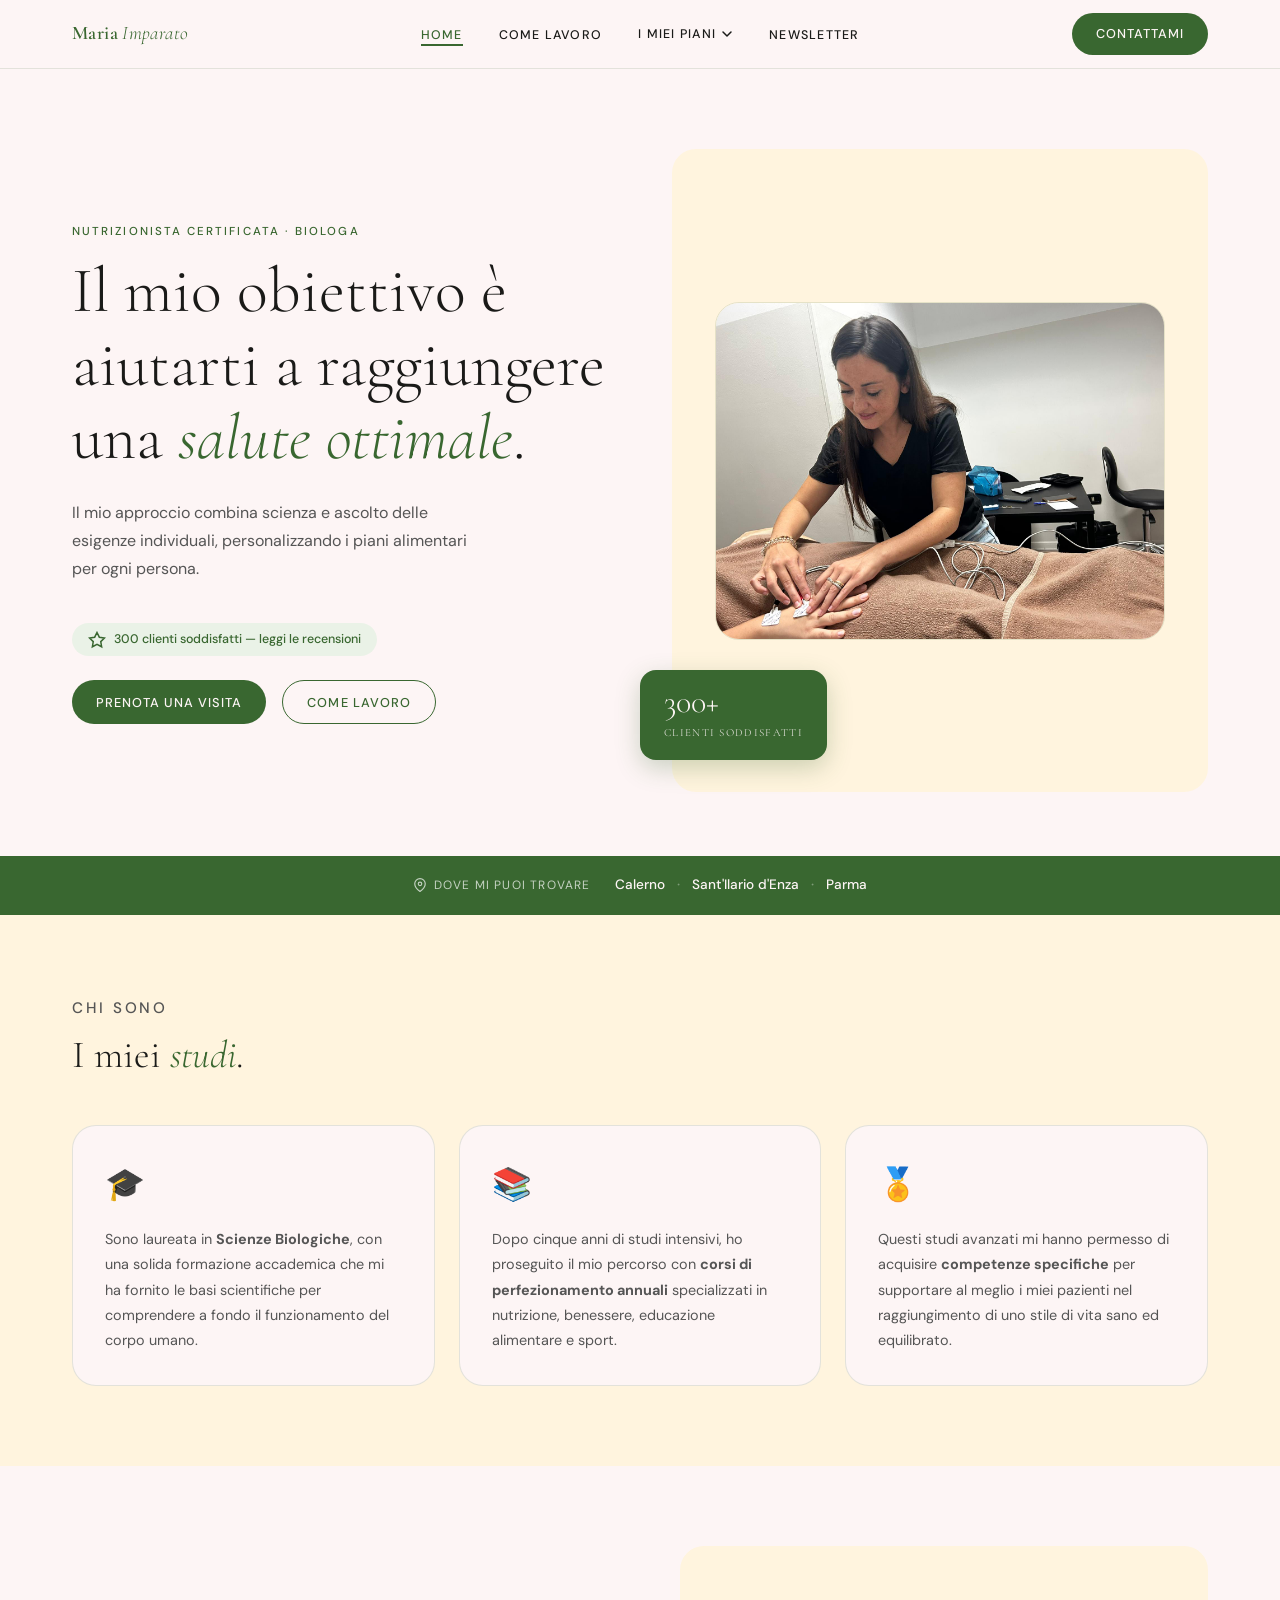
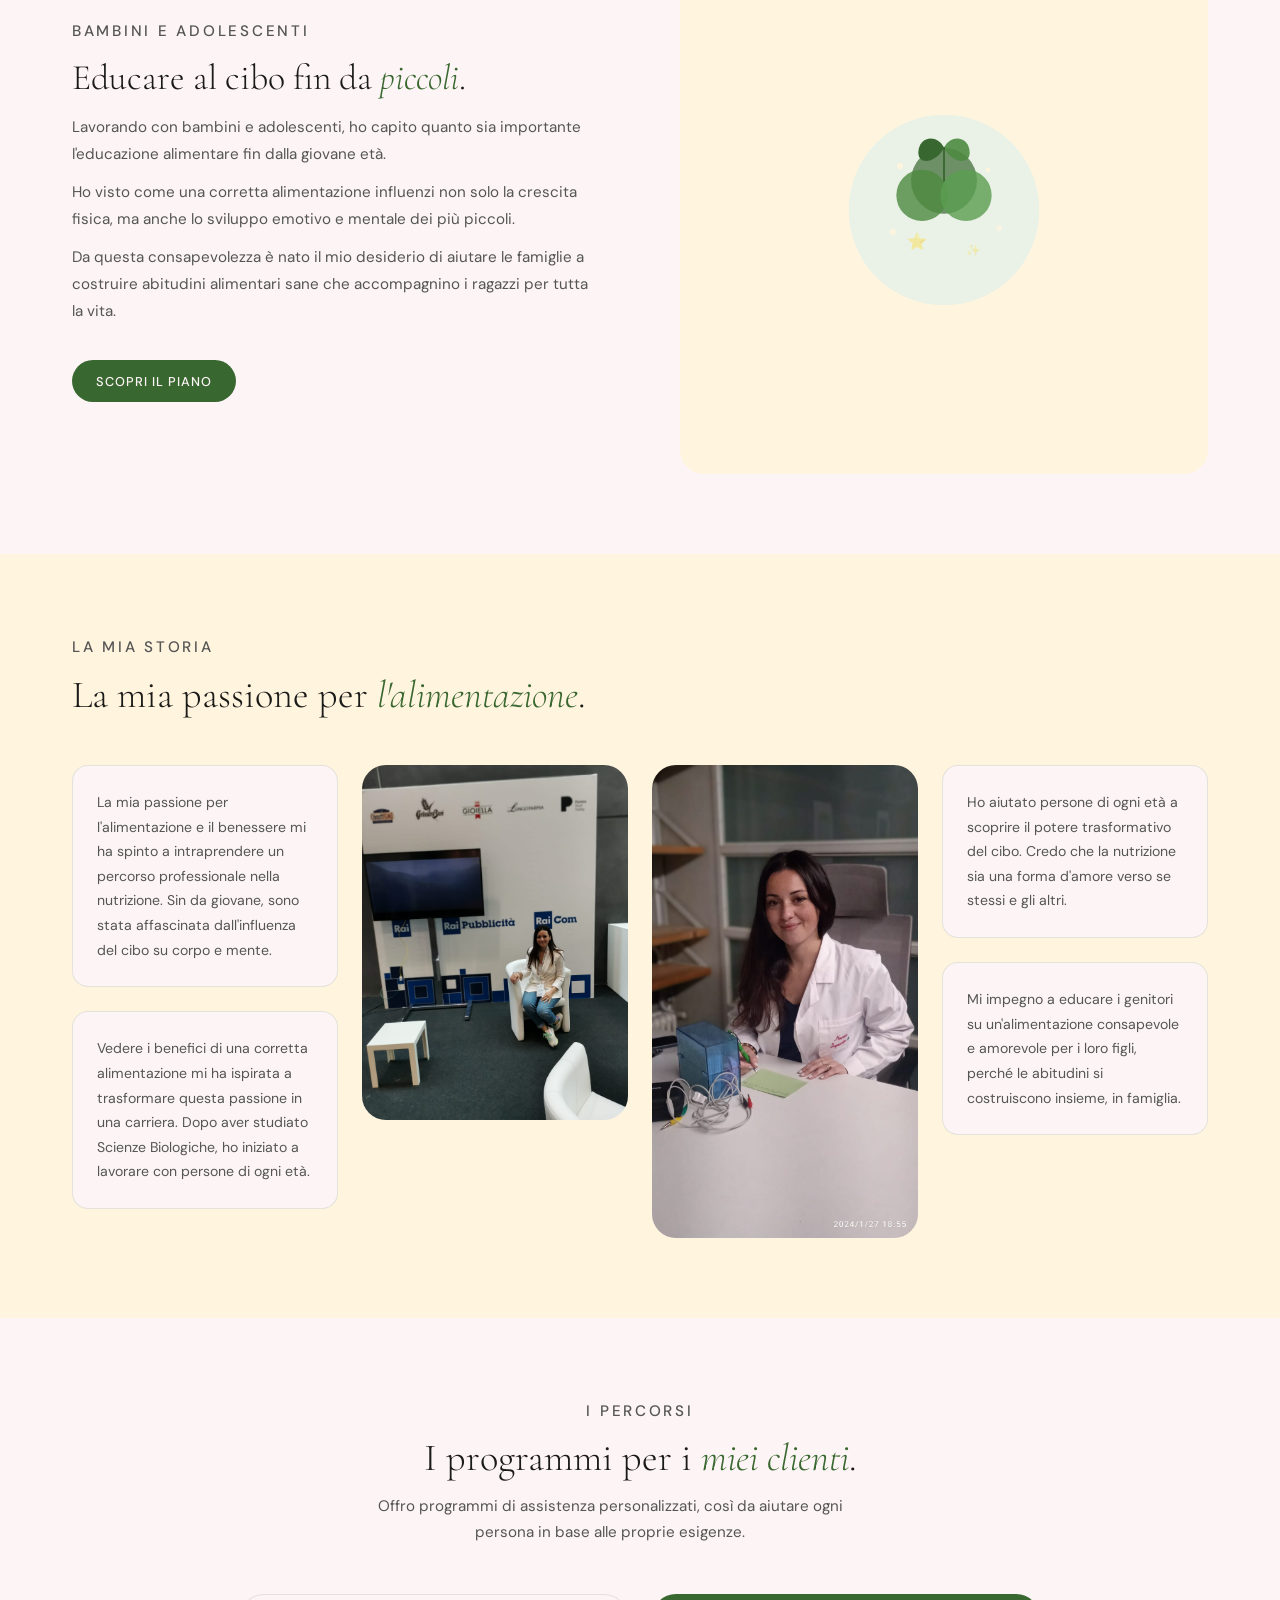
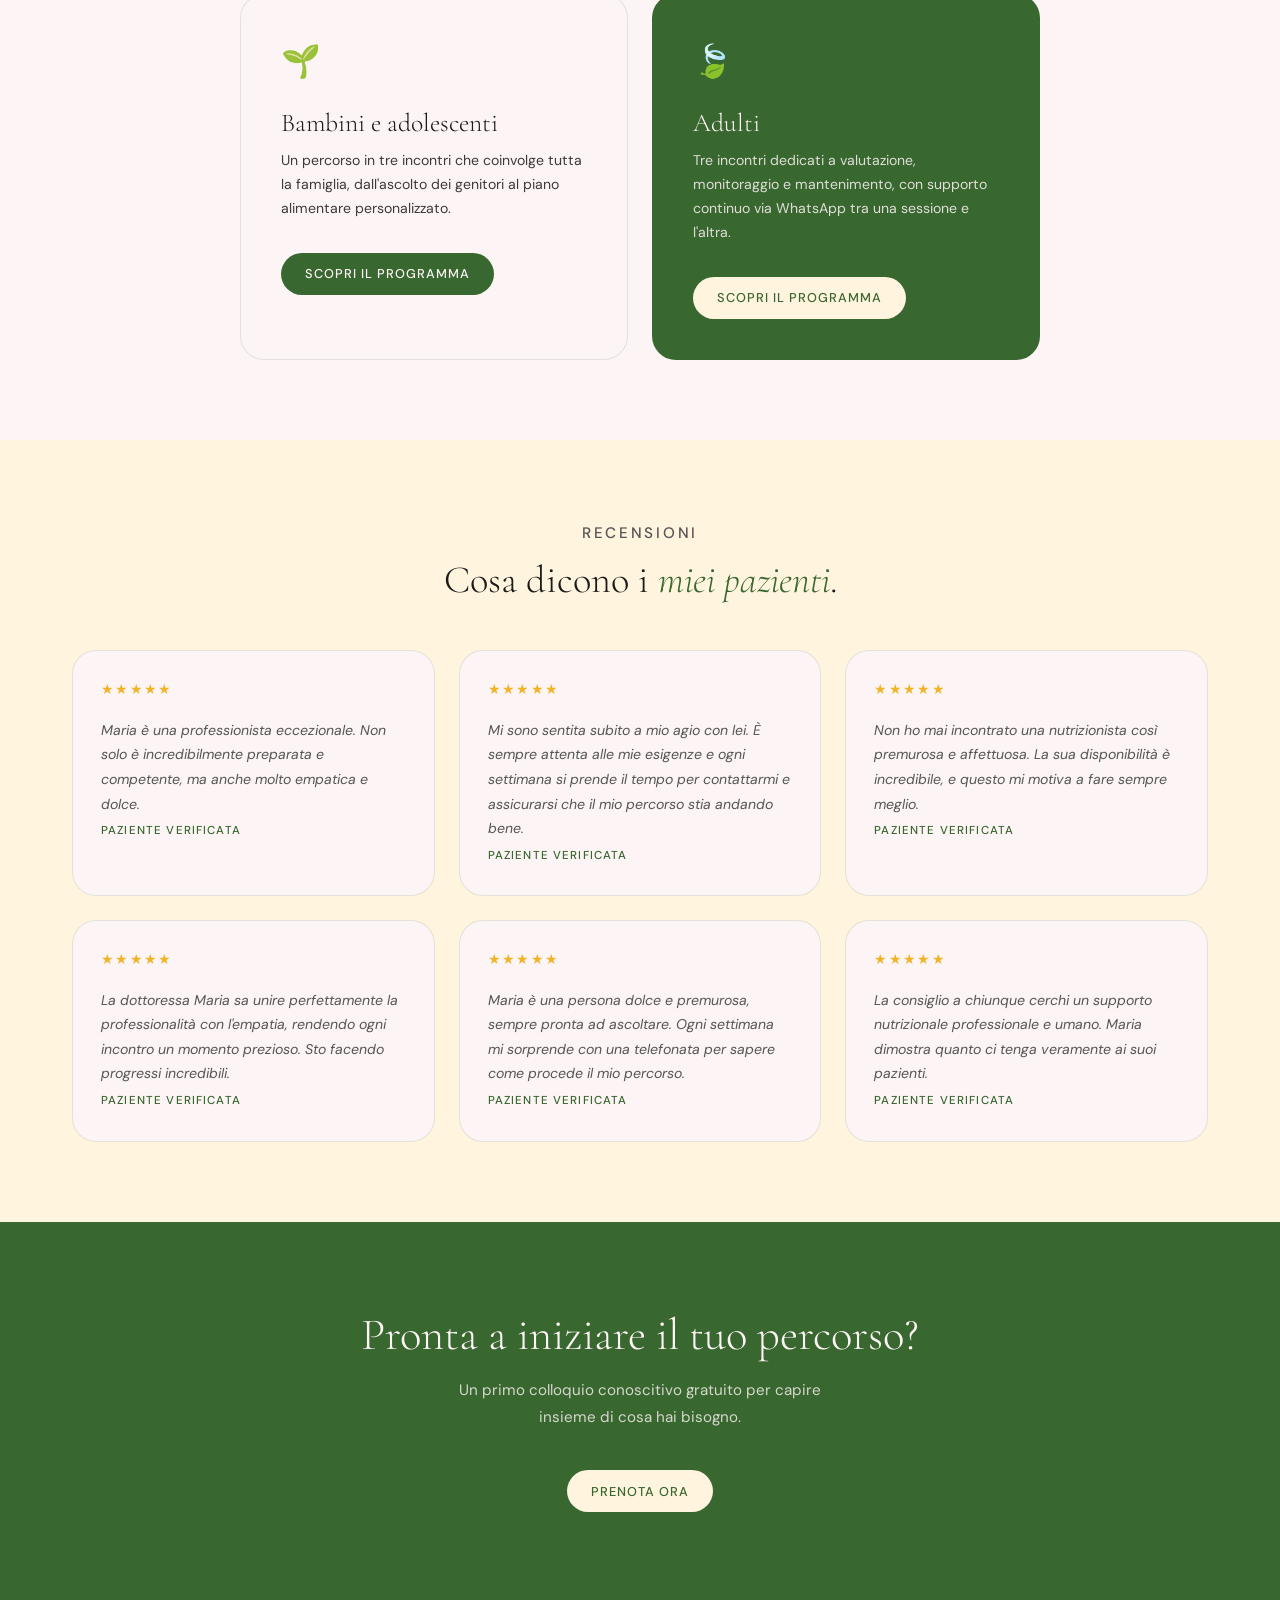
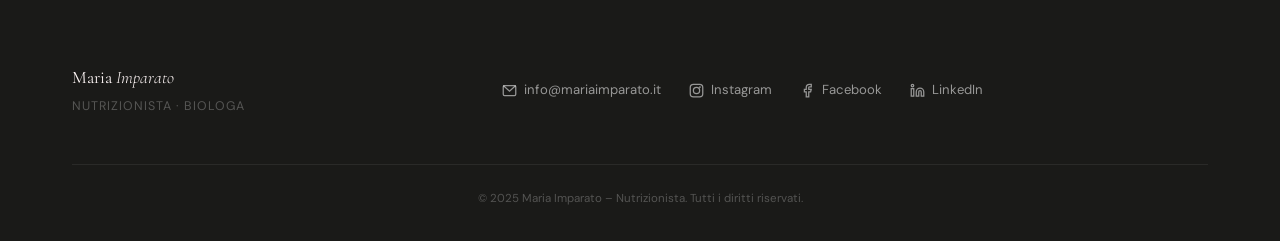
<file: index.html>
<!DOCTYPE html>
<html lang="it">
<head>
  <meta charset="UTF-8" />
  <meta name="viewport" content="width=device-width, initial-scale=1.0" />
  <meta name="description" content="Maria Imparato – Nutrizionista specializzata in alimentazione per bambini, adolescenti e adulti. Studi a Calerno, Sant'Ilario d'Enza e Parma." />
  <meta name="robots" content="index, follow" />
  <link rel="canonical" href="https://www.mariaimparato.it/" />
  <title>Maria Imparato – Nutrizionista | Home</title>
  <link rel="preconnect" href="https://fonts.googleapis.com" />
  <link rel="preconnect" href="https://fonts.gstatic.com" crossorigin />
  <link href="https://fonts.googleapis.com/css2?family=Cormorant+Garamond:ital,wght@0,300;0,400;0,600;1,300;1,400&family=DM+Sans:wght@300;400;500&display=swap" rel="stylesheet" />
  <link rel="stylesheet" href="css/style.css" />
  <link rel="stylesheet" href="css/home.css" />
  <script type="application/ld+json">
  {
    "@context": "https://schema.org",
    "@type": "LocalBusiness",
    "name": "Maria Imparato – Nutrizionista",
    "description": "Nutrizionista specializzata in alimentazione per bambini, adolescenti e adulti",
    "url": "https://www.mariaimparato.it",
    "email": "info@mariaimparato.it",
    "address": [
      {"@type":"PostalAddress","addressLocality":"Calerno","addressCountry":"IT"},
      {"@type":"PostalAddress","addressLocality":"Sant'Ilario d'Enza","addressCountry":"IT"},
      {"@type":"PostalAddress","addressLocality":"Parma","addressCountry":"IT"}
    ],
    "sameAs": [
      "https://www.instagram.com/mariaimparato",
      "https://www.facebook.com/mariaimparato",
      "https://www.linkedin.com/in/mariaimparato"
    ]
  }
  </script>
</head>
<body>

<!-- HEADER -->
<header>
  <nav role="navigation" aria-label="Navigazione principale">
    <a href="index.html" class="nav-logo" aria-label="Maria Imparato home">Maria <span>Imparato</span></a>
    <ul class="nav-links" role="list">
      <li><a href="index.html" class="active">Home</a></li>
      <li><a href="come-lavoro.html">Come lavoro</a></li>
      <li class="dropdown">
        <button class="nav-btn dropdown-trigger" aria-haspopup="true" aria-expanded="false">
          I miei piani
          <svg width="12" height="12" viewBox="0 0 12 12" fill="none" aria-hidden="true"><path d="M2 4l4 4 4-4" stroke="currentColor" stroke-width="1.5" stroke-linecap="round" stroke-linejoin="round"/></svg>
        </button>
        <div class="dropdown-menu" role="menu">
          <a href="piano-bambini.html" role="menuitem">Bambini e adolescenti</a>
          <a href="piano-adulti.html" role="menuitem">Adulti</a>
        </div>
      </li>
      <li><a href="newsletter.html">Newsletter</a></li>
    </ul>
    <div class="nav-cta">
      <a href="contattami.html" class="btn btn-primary">Contattami</a>
    </div>
    <button class="nav-mobile-toggle" id="nav-toggle" aria-label="Apri menu">
      <svg width="22" height="22" viewBox="0 0 22 22" fill="none" aria-hidden="true"><line x1="2" y1="6" x2="20" y2="6" stroke="currentColor" stroke-width="1.8" stroke-linecap="round"/><line x1="2" y1="11" x2="20" y2="11" stroke="currentColor" stroke-width="1.8" stroke-linecap="round"/><line x1="2" y1="16" x2="20" y2="16" stroke="currentColor" stroke-width="1.8" stroke-linecap="round"/></svg>
    </button>
  </nav>
</header>

<div class="mobile-menu" id="mobile-menu" aria-label="Menu mobile">
  <button class="mobile-menu-close" id="mobile-close" aria-label="Chiudi menu">✕</button>
  <a href="index.html">Home</a>
  <a href="come-lavoro.html">Come lavoro</a>
  <a href="piano-bambini.html" class="mobile-sub">↳ Bambini e adolescenti</a>
  <a href="piano-adulti.html" class="mobile-sub">↳ Adulti</a>
  <a href="newsletter.html">Newsletter</a>
  <a href="contattami.html" style="color:var(--green);font-weight:500;">Contattami</a>
</div>

<main id="main-content">

  <!-- ── HERO ── -->
  <section class="hero" aria-label="Sezione principale">
    <div class="container hero-inner">
      <div class="hero-text">
        <p class="tag anim-up">Nutrizionista certificata · Biologa</p>
        <h1 class="hero-title anim-up anim-d1">
          Il mio obiettivo è aiutarti a raggiungere una <em>salute ottimale</em>.
        </h1>
        <p class="hero-sub anim-up anim-d2">
          Il mio approccio combina scienza e ascolto delle esigenze individuali, personalizzando i piani alimentari per ogni persona.
        </p>
        <div class="hero-badge anim-up anim-d3">
          <svg width="18" height="18" viewBox="0 0 24 24" fill="none" stroke="currentColor" stroke-width="2" aria-hidden="true"><path d="M12 2l3.09 6.26L22 9.27l-5 4.87 1.18 6.88L12 17.77l-6.18 3.25L7 14.14 2 9.27l6.91-1.01L12 2z"/></svg>
          <a href="#recensioni" class="hero-badge-link">300 clienti soddisfatti — leggi le recensioni</a>
        </div>
        <div class="hero-actions anim-up anim-d3">
          <a href="contattami.html" class="btn btn-primary">Prenota una visita</a>
          <a href="come-lavoro.html" class="btn btn-outline">Come lavoro</a>
        </div>
      </div>

      <div class="hero-visual anim-up anim-d2">
        <div class="hero-card" aria-hidden="true">
          <img src="image/img 2.jpg" alt="Maria Imparato" width="450px" style="border-radius: var(--radius-lg); border: 1px solid var(--border);">
          <!-- <svg viewBox="0 0 420 480" xmlns="http://www.w3.org/2000/svg" width="100%" height="100%" role="img" aria-label="Illustrazione nutrizione sana">
            <ellipse cx="210" cy="380" rx="160" ry="40" fill="#396730" opacity="0.07"/>
            <circle cx="340" cy="80" r="60" fill="#fff4de" opacity="0.6"/>
            <circle cx="80" cy="120" r="40" fill="#eaf2e7" opacity="0.8"/>
            <path d="M80 270 Q80 370 210 370 Q340 370 340 270" fill="#fff4de" stroke="#396730" stroke-width="3"/>
            <ellipse cx="210" cy="270" rx="130" ry="28" fill="#fdf5f5" stroke="#396730" stroke-width="2"/>
            <circle cx="170" cy="255" r="22" fill="#4d8a40" opacity="0.85"/>
            <circle cx="210" cy="248" r="28" fill="#396730" opacity="0.75"/>
            <circle cx="250" cy="255" r="22" fill="#5a9e51" opacity="0.85"/>
            <ellipse cx="210" cy="248" rx="16" ry="12" fill="#fff4de" opacity="0.25"/>
            <line x1="210" y1="120" x2="210" y2="248" stroke="#396730" stroke-width="3" stroke-linecap="round" opacity="0.5"/>
            <path d="M210 120 C196 95 158 100 158 130 C158 155 196 150 210 120Z" fill="#396730" opacity="0.65"/>
            <path d="M210 120 C224 95 262 100 262 130 C262 155 224 150 210 120Z" fill="#4d8a40" opacity="0.75"/>
            <circle cx="100" cy="190" r="7" fill="#396730" opacity="0.15"/>
            <circle cx="320" cy="160" r="10" fill="#396730" opacity="0.1"/>
            <circle cx="355" cy="310" r="8" fill="#396730" opacity="0.1"/>
          </svg> -->
        </div>
        <div class="floating-badge" aria-hidden="true">
          <strong>300+</strong>
          <span>Clienti soddisfatti</span>
        </div>
      </div>
    </div>
  </section>

  <!-- ── SEDI ── -->
  <aside class="sedi-row" aria-label="Dove trovare Maria Imparato">
    <div class="container sedi-inner">
      <p class="sedi-label">
        <svg width="14" height="14" viewBox="0 0 24 24" fill="none" stroke="currentColor" stroke-width="2" aria-hidden="true"><path d="M21 10c0 7-9 13-9 13s-9-6-9-13a9 9 0 0 1 18 0z"/><circle cx="12" cy="10" r="3"/></svg>
        Dove mi puoi trovare
      </p>
      <div class="sedi-list">
        <span class="sede-item">Calerno</span>
        <span class="sede-sep" aria-hidden="true">·</span>
        <span class="sede-item">Sant'Ilario d'Enza</span>
        <span class="sede-sep" aria-hidden="true">·</span>
        <span class="sede-item">Parma</span>
      </div>
    </div>
  </aside>

  <!-- ── I MIEI STUDI ── -->
  <section class="section bg-beige" aria-labelledby="studi-title">
    <div class="container">
      <div class="section-heading reveal">
        <p class="tag">Chi sono</p>
        <h2 id="studi-title">I miei <em>studi</em>.</h2>
      </div>
      <div class="studi-grid">
        <article class="studio-card reveal">
          <div class="studio-icon" aria-hidden="true">🎓</div>
          <p>Sono laureata in <strong>Scienze Biologiche</strong>, con una solida formazione accademica che mi ha fornito le basi scientifiche per comprendere a fondo il funzionamento del corpo umano.</p>
        </article>
        <article class="studio-card reveal" style="transition-delay:0.1s">
          <div class="studio-icon" aria-hidden="true">📚</div>
          <p>Dopo cinque anni di studi intensivi, ho proseguito il mio percorso con <strong>corsi di perfezionamento annuali</strong> specializzati in nutrizione, benessere, educazione alimentare e sport.</p>
        </article>
        <article class="studio-card reveal" style="transition-delay:0.2s">
          <div class="studio-icon" aria-hidden="true">🏅</div>
          <p>Questi studi avanzati mi hanno permesso di acquisire <strong>competenze specifiche</strong> per supportare al meglio i miei pazienti nel raggiungimento di uno stile di vita sano ed equilibrato.</p>
        </article>
      </div>
    </div>
  </section>

  <!-- ── BAMBINI E ADOLESCENTI ── -->
  <section class="section" aria-labelledby="bambini-home-title">
    <div class="container content-split-home">
      <div class="csh-text reveal">
        <p class="tag">Bambini e adolescenti</p>
        <h2 id="bambini-home-title">Educare al cibo fin da <em>piccoli</em>.</h2>
        <p>Lavorando con bambini e adolescenti, ho capito quanto sia importante l'educazione alimentare fin dalla giovane età.</p>
        <p>Ho visto come una corretta alimentazione influenzi non solo la crescita fisica, ma anche lo sviluppo emotivo e mentale dei più piccoli.</p>
        <p>Da questa consapevolezza è nato il mio desiderio di aiutare le famiglie a costruire abitudini alimentari sane che accompagnino i ragazzi per tutta la vita.</p>
        <a href="piano-bambini.html" class="btn btn-primary" style="margin-top:1.5rem;">Scopri il piano</a>
      </div>
      <div class="csh-visual reveal" aria-hidden="true">
        <svg viewBox="0 0 300 300" xmlns="http://www.w3.org/2000/svg" width="220" height="220" role="img" aria-label="Illustrazione bambini e alimentazione">
          <circle cx="150" cy="150" r="130" fill="#eaf2e7"/>
          <circle cx="150" cy="110" r="45" fill="#396730" opacity="0.7"/>
          <circle cx="120" cy="130" r="35" fill="#4d8a40" opacity="0.8"/>
          <circle cx="180" cy="130" r="35" fill="#5a9e51" opacity="0.8"/>
          <path d="M150 65 C140 45 115 50 115 72 C115 90 140 85 150 65Z" fill="#396730"/>
          <path d="M150 65 C160 45 185 50 185 72 C185 90 160 85 150 65Z" fill="#4d8a40" opacity="0.9"/>
          <line x1="150" y1="65" x2="150" y2="110" stroke="#396730" stroke-width="2.5" stroke-linecap="round"/>
          <circle cx="90" cy="90" r="4" fill="#fff4de"/>
          <circle cx="210" cy="95" r="3" fill="#fff4de"/>
          <circle cx="80" cy="180" r="5" fill="#fff4de" opacity="0.7"/>
          <circle cx="225" cy="175" r="4" fill="#fff4de" opacity="0.7"/>
          <!-- Stars for kids -->
          <text x="100" y="200" font-size="22" opacity="0.4">⭐</text>
          <text x="180" y="210" font-size="16" opacity="0.3">✨</text>
        </svg>
      </div>
    </div>
  </section>

  <!-- ── PASSIONE PER L'ALIMENTAZIONE ── -->
  <section class="section bg-beige" aria-labelledby="passione-title">
    <div class="container">
      <div class="section-heading reveal">
        <p class="tag">La mia storia</p>
        <h2 id="passione-title">La mia passione per <em>l'alimentazione</em>.</h2>
      </div>
      <div class="passione-grid">
        <div class="passione-col">
          <article class="passione-card reveal">
            <p>La mia passione per l'alimentazione e il benessere mi ha spinto a intraprendere un percorso professionale nella nutrizione. Sin da giovane, sono stata affascinata dall'influenza del cibo su corpo e mente.</p>
          </article>
          <article class="passione-card reveal" style="transition-delay:0.1s">
            <p>Vedere i benefici di una corretta alimentazione mi ha ispirata a trasformare questa passione in una carriera. Dopo aver studiato Scienze Biologiche, ho iniziato a lavorare con persone di ogni età.</p>
          </article>
        </div>
        <img src="image/img 1.jpg" alt="Maria Imparato" style="border-radius: var(--radius-lg); ">
        <img src="image/img 3.jpg" alt="Maria Imparato" style="border-radius: var(--radius-lg); ">
        <div class="passione-col">
          <article class="passione-card reveal" style="transition-delay:0.1s">
            <p>Ho aiutato persone di ogni età a scoprire il potere trasformativo del cibo. Credo che la nutrizione sia una forma d'amore verso se stessi e gli altri.</p>
          </article>
          <article class="passione-card reveal" style="transition-delay:0.2s">
            <p>Mi impegno a educare i genitori su un'alimentazione consapevole e amorevole per i loro figli, perché le abitudini si costruiscono insieme, in famiglia.</p>
          </article>
        </div>
      </div>
    </div>
  </section>

  <!-- ── I PROGRAMMI ── -->
  <section class="section" aria-labelledby="programmi-title">
    <div class="container programmi-wrap">
      <div class="section-heading reveal" style="text-align:center; max-width:580px; margin:0 auto 3rem;">
        <p class="tag">I percorsi</p>
        <h2 id="programmi-title">I programmi per i <em>miei clienti</em>.</h2>
        <p>Offro programmi di assistenza personalizzati, così da aiutare ogni persona in base alle proprie esigenze.</p>
      </div>
      <div class="programmi-grid">
        <article class="programma-card reveal">
          <div class="programma-icon" aria-hidden="true">🌱</div>
          <h3>Bambini e adolescenti</h3>
          <p>Un percorso in tre incontri che coinvolge tutta la famiglia, dall'ascolto dei genitori al piano alimentare personalizzato.</p>
          <a href="piano-bambini.html" class="btn btn-primary">Scopri il programma</a>
        </article>
        <article class="programma-card programma-featured reveal" style="transition-delay:0.15s">
          <div class="programma-icon" aria-hidden="true">🍃</div>
          <h3>Adulti</h3>
          <p>Tre incontri dedicati a valutazione, monitoraggio e mantenimento, con supporto continuo via WhatsApp tra una sessione e l'altra.</p>
          <a href="piano-adulti.html" class="btn btn-beige">Scopri il programma</a>
        </article>
      </div>
    </div>
  </section>

  <!-- ── RECENSIONI ── -->
  <section class="section bg-beige" id="recensioni" aria-labelledby="rec-title">
    <div class="container">
      <div class="section-heading reveal" style="text-align:center; max-width:500px; margin:0 auto 3rem;">
        <p class="tag">Recensioni</p>
        <h2 id="rec-title">Cosa dicono i <em>miei pazienti</em>.</h2>
      </div>
      <div class="recensioni-grid">
        <article class="recensione-card reveal">
          <div class="rec-stars" aria-label="5 stelle">★★★★★</div>
          <blockquote>
            <p>Maria è una professionista eccezionale. Non solo è incredibilmente preparata e competente, ma anche molto empatica e dolce.</p>
          </blockquote>
          <span class="rec-author">Paziente verificata</span>
        </article>
        <article class="recensione-card reveal" style="transition-delay:0.1s">
          <div class="rec-stars" aria-label="5 stelle">★★★★★</div>
          <blockquote>
            <p>Mi sono sentita subito a mio agio con lei. È sempre attenta alle mie esigenze e ogni settimana si prende il tempo per contattarmi e assicurarsi che il mio percorso stia andando bene.</p>
          </blockquote>
          <span class="rec-author">Paziente verificata</span>
        </article>
        <article class="recensione-card reveal" style="transition-delay:0.2s">
          <div class="rec-stars" aria-label="5 stelle">★★★★★</div>
          <blockquote>
            <p>Non ho mai incontrato una nutrizionista così premurosa e affettuosa. La sua disponibilità è incredibile, e questo mi motiva a fare sempre meglio.</p>
          </blockquote>
          <span class="rec-author">Paziente verificata</span>
        </article>
        <article class="recensione-card reveal" style="transition-delay:0.1s">
          <div class="rec-stars" aria-label="5 stelle">★★★★★</div>
          <blockquote>
            <p>La dottoressa Maria sa unire perfettamente la professionalità con l'empatia, rendendo ogni incontro un momento prezioso. Sto facendo progressi incredibili.</p>
          </blockquote>
          <span class="rec-author">Paziente verificata</span>
        </article>
        <article class="recensione-card reveal" style="transition-delay:0.2s">
          <div class="rec-stars" aria-label="5 stelle">★★★★★</div>
          <blockquote>
            <p>Maria è una persona dolce e premurosa, sempre pronta ad ascoltare. Ogni settimana mi sorprende con una telefonata per sapere come procede il mio percorso.</p>
          </blockquote>
          <span class="rec-author">Paziente verificata</span>
        </article>
        <article class="recensione-card reveal" style="transition-delay:0.3s">
          <div class="rec-stars" aria-label="5 stelle">★★★★★</div>
          <blockquote>
            <p>La consiglio a chiunque cerchi un supporto nutrizionale professionale e umano. Maria dimostra quanto ci tenga veramente ai suoi pazienti.</p>
          </blockquote>
          <span class="rec-author">Paziente verificata</span>
        </article>
      </div>
    </div>
  </section>

  <!-- ── CTA ── -->
  <section class="cta-band" aria-labelledby="cta-home">
    <div class="container">
      <h2 id="cta-home">Pronta a iniziare il tuo percorso?</h2>
      <p>Un primo colloquio conoscitivo gratuito per capire insieme di cosa hai bisogno.</p>
      <a href="contattami.html" class="btn btn-beige">Prenota ora</a>
    </div>
  </section>

</main>

<!-- FOOTER -->
<footer>
  <div class="container">
    <div class="footer-inner">
      <div>
        <div class="footer-logo">Maria <span>Imparato</span></div>
        <div class="footer-tagline">Nutrizionista · Biologa</div>
      </div>
      <nav class="footer-links" aria-label="Social e contatti">
        <a href="mailto:info@mariaimparato.it" aria-label="Invia email">
          <svg width="15" height="15" viewBox="0 0 24 24" fill="none" stroke="currentColor" stroke-width="2" aria-hidden="true"><rect x="2" y="4" width="20" height="16" rx="2"/><polyline points="2,4 12,13 22,4"/></svg>
          info@mariaimparato.it
        </a>
        <a href="https://www.instagram.com/mariaimparato" target="_blank" rel="noopener noreferrer" aria-label="Instagram">
          <svg width="15" height="15" viewBox="0 0 24 24" fill="none" stroke="currentColor" stroke-width="2" aria-hidden="true"><rect x="2" y="2" width="20" height="20" rx="5"/><circle cx="12" cy="12" r="5"/><circle cx="17.5" cy="6.5" r="1.5" fill="currentColor" stroke="none"/></svg>
          Instagram
        </a>
        <a href="https://www.facebook.com/mariaimparato" target="_blank" rel="noopener noreferrer" aria-label="Facebook">
          <svg width="15" height="15" viewBox="0 0 24 24" fill="none" stroke="currentColor" stroke-width="2" aria-hidden="true"><path d="M18 2h-3a5 5 0 0 0-5 5v3H7v4h3v8h4v-8h3l1-4h-4V7a1 1 0 0 1 1-1h3z"/></svg>
          Facebook
        </a>
        <a href="https://www.linkedin.com/in/mariaimparato" target="_blank" rel="noopener noreferrer" aria-label="LinkedIn">
          <svg width="15" height="15" viewBox="0 0 24 24" fill="none" stroke="currentColor" stroke-width="2" aria-hidden="true"><path d="M16 8a6 6 0 0 1 6 6v7h-4v-7a2 2 0 0 0-2-2 2 2 0 0 0-2 2v7h-4v-7a6 6 0 0 1 6-6z"/><rect x="2" y="9" width="4" height="12"/><circle cx="4" cy="4" r="2"/></svg>
          LinkedIn
        </a>
      </nav>
    </div>
    <p class="footer-copy">© 2025 Maria Imparato – Nutrizionista. Tutti i diritti riservati.</p>
  </div>
</footer>

<script src="js/main.js" defer></script>
<script defer>
  document.getElementById('prenota-form')?.addEventListener('submit', function(e) {
    e.preventDefault();
    const btn = this.querySelector('button[type="submit"]');
    const nome = this.querySelector('#pf-nome');
    if (!nome.value) { nome.focus(); return; }
    btn.textContent = '✓ Richiesta inviata!';
    btn.disabled = true;
    btn.style.opacity = '0.75';
  });
</script>
</body>
</html>
</file>
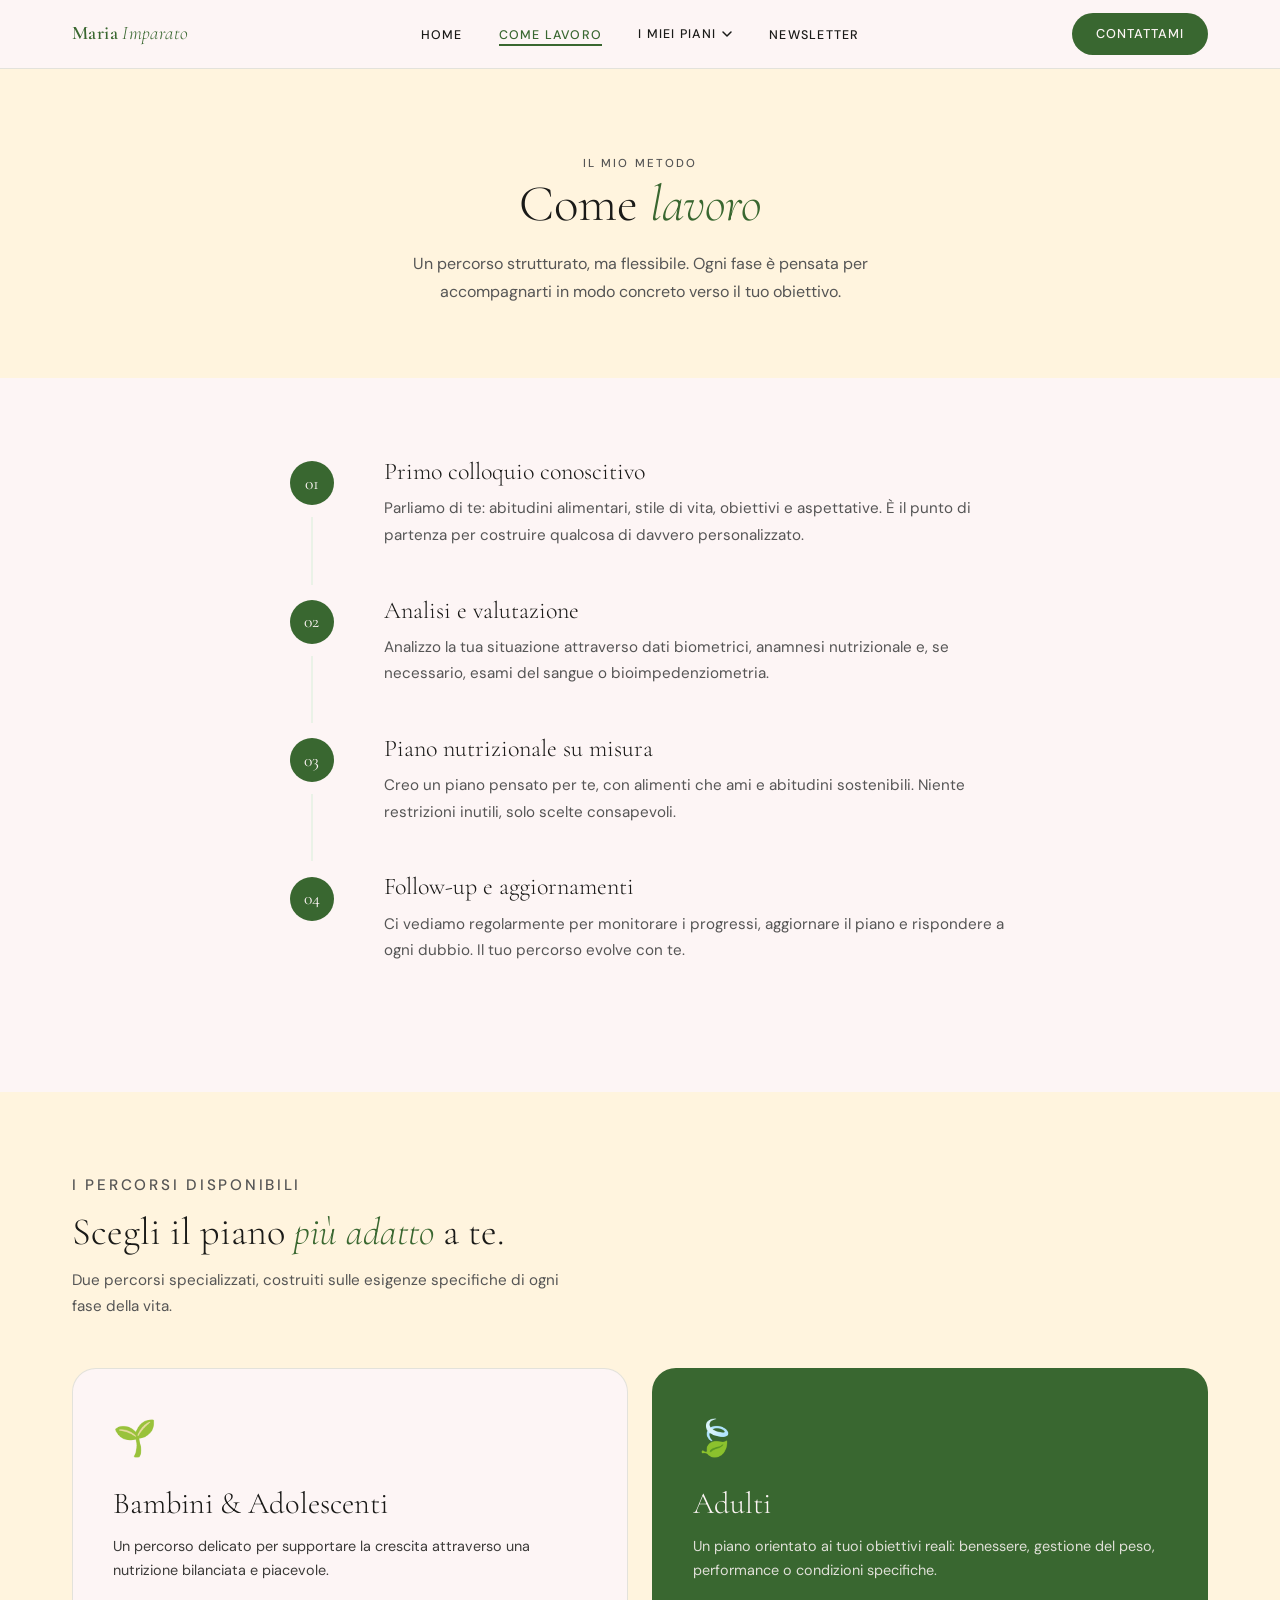
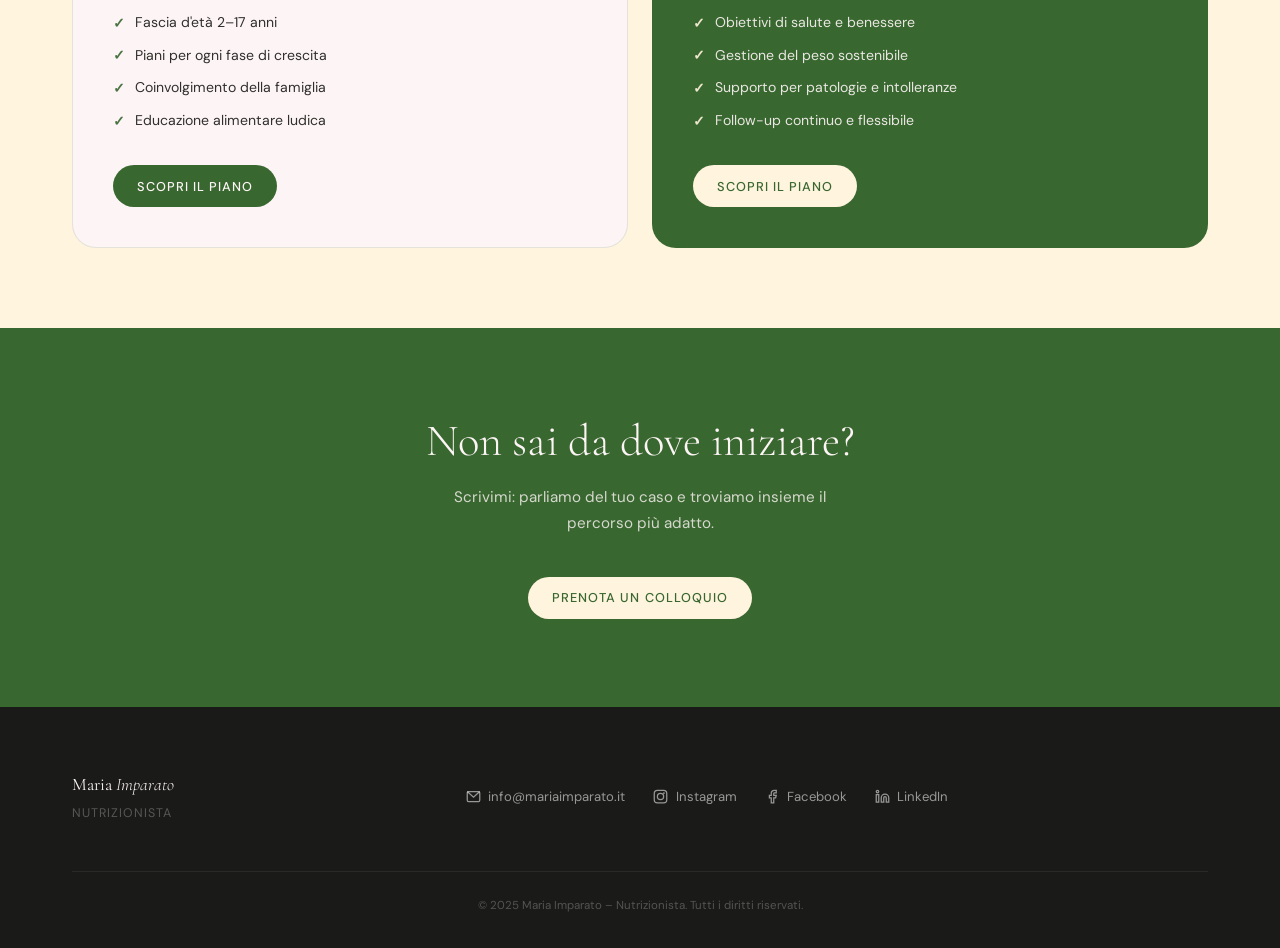
<file: come-lavoro.html>
<!DOCTYPE html>
<html lang="it">
<head>
  <meta charset="UTF-8" />
  <meta name="viewport" content="width=device-width, initial-scale=1.0" />
  <meta name="description" content="Scopri come lavora Maria Imparato: ascolto, analisi, piano personalizzato e follow-up. Un metodo in 4 fasi per bambini e adulti." />
  <meta name="robots" content="index, follow" />
  <link rel="canonical" href="https://www.mariaimparato.it/come-lavoro.html" />
  <title>Come Lavoro & I Miei Piani – Maria Imparato Nutrizionista</title>

  <link rel="preconnect" href="https://fonts.googleapis.com" />
  <link rel="preconnect" href="https://fonts.gstatic.com" crossorigin />
  <link href="https://fonts.googleapis.com/css2?family=Cormorant+Garamond:ital,wght@0,300;0,400;0,600;1,300;1,400&family=DM+Sans:wght@300;400;500&display=swap" rel="stylesheet" />
  <link rel="stylesheet" href="css/style.css" />
  <link rel="stylesheet" href="css/come-lavoro.css" />

  <script type="application/ld+json">
  {
    "@context": "https://schema.org",
    "@type": "Service",
    "name": "Consulenza Nutrizionale – Maria Imparato",
    "provider": { "@type": "Person", "name": "Maria Imparato" },
    "description": "Percorso nutrizionale personalizzato in 4 fasi per bambini e adulti",
    "url": "https://www.mariaimparato.it/come-lavoro.html"
  }
  </script>
</head>
<body>

<header>
  <nav role="navigation" aria-label="Navigazione principale">
    <a href="index.html" class="nav-logo">Maria <span>Imparato</span></a>
    <ul class="nav-links" role="list">
      <li><a href="index.html">Home</a></li>
      <li><a href="come-lavoro.html" class="active">Come lavoro</a></li>
      <li class="dropdown">
        <button class="nav-btn dropdown-trigger" aria-haspopup="true" aria-expanded="false">
          I miei piani
          <svg width="12" height="12" viewBox="0 0 12 12" fill="none" aria-hidden="true"><path d="M2 4l4 4 4-4" stroke="currentColor" stroke-width="1.5" stroke-linecap="round" stroke-linejoin="round"/></svg>
        </button>
        <div class="dropdown-menu" role="menu">
          <a href="piano-bambini.html" role="menuitem">Bambini e adolescenti</a>
          <a href="piano-adulti.html" role="menuitem">Adulti</a>
        </div>
      </li>
      <li><a href="newsletter.html">Newsletter</a></li>
    </ul>
    <div class="nav-cta"><a href="contattami.html" class="btn btn-primary">Contattami</a></div>
    <button class="nav-mobile-toggle" id="nav-toggle" aria-label="Apri menu">
      <svg width="22" height="22" viewBox="0 0 22 22" fill="none" aria-hidden="true"><line x1="2" y1="6" x2="20" y2="6" stroke="currentColor" stroke-width="1.8" stroke-linecap="round"/><line x1="2" y1="11" x2="20" y2="11" stroke="currentColor" stroke-width="1.8" stroke-linecap="round"/><line x1="2" y1="16" x2="20" y2="16" stroke="currentColor" stroke-width="1.8" stroke-linecap="round"/></svg>
    </button>
  </nav>
</header>

<div class="mobile-menu" id="mobile-menu" aria-label="Menu mobile">
  <button class="mobile-menu-close" id="mobile-close" aria-label="Chiudi menu">✕</button>
  <a href="index.html">Home</a>
  <a href="come-lavoro.html">Come lavoro</a>
  <a href="piano-bambini.html" class="mobile-sub">↳ Bambini e adolescenti</a>
  <a href="piano-adulti.html" class="mobile-sub">↳ Adulti</a>
  <a href="newsletter.html">Newsletter</a>
  <a href="contattami.html" style="color:var(--green);font-weight:500;">Contattami</a>
</div>

<main id="main-content">

  <!-- Page Hero -->
  <section class="page-hero" aria-labelledby="cl-title">
    <div class="container page-hero-inner">
      <p class="tag">Il mio metodo</p>
      <h1 id="cl-title">Come <em>lavoro</em></h1>
      <p>Un percorso strutturato, ma flessibile. Ogni fase è pensata per accompagnarti in modo concreto verso il tuo obiettivo.</p>
    </div>
  </section>

  <!-- Steps -->
  <section class="section" aria-labelledby="steps-heading">
    <div class="container steps-wrap">
      <h2 class="sr-only" id="steps-heading">Le fasi del percorso</h2>
      <div class="step reveal">
        <div class="step-side">
          <div class="step-num">01</div>
          <div class="step-line" aria-hidden="true"></div>
        </div>
        <div class="step-body">
          <h2>Primo colloquio conoscitivo</h2>
          <p>Parliamo di te: abitudini alimentari, stile di vita, obiettivi e aspettative. È il punto di partenza per costruire qualcosa di davvero personalizzato.</p>
        </div>
      </div>
      <div class="step reveal" style="transition-delay:0.1s">
        <div class="step-side">
          <div class="step-num">02</div>
          <div class="step-line" aria-hidden="true"></div>
        </div>
        <div class="step-body">
          <h2>Analisi e valutazione</h2>
          <p>Analizzo la tua situazione attraverso dati biometrici, anamnesi nutrizionale e, se necessario, esami del sangue o bioimpedenziometria.</p>
        </div>
      </div>
      <div class="step reveal" style="transition-delay:0.2s">
        <div class="step-side">
          <div class="step-num">03</div>
          <div class="step-line" aria-hidden="true"></div>
        </div>
        <div class="step-body">
          <h2>Piano nutrizionale su misura</h2>
          <p>Creo un piano pensato per te, con alimenti che ami e abitudini sostenibili. Niente restrizioni inutili, solo scelte consapevoli.</p>
        </div>
      </div>
      <div class="step reveal" style="transition-delay:0.3s">
        <div class="step-side">
          <div class="step-num">04</div>
        </div>
        <div class="step-body">
          <h2>Follow-up e aggiornamenti</h2>
          <p>Ci vediamo regolarmente per monitorare i progressi, aggiornare il piano e rispondere a ogni dubbio. Il tuo percorso evolve con te.</p>
        </div>
      </div>
    </div>
  </section>

  <!-- Plans -->
  <section class="section bg-beige" aria-labelledby="plans-title">
    <div class="container">
      <div class="section-heading reveal">
        <p class="tag">I percorsi disponibili</p>
        <h2 id="plans-title">Scegli il piano <em>più adatto</em> a te.</h2>
        <p>Due percorsi specializzati, costruiti sulle esigenze specifiche di ogni fase della vita.</p>
      </div>
      <div class="plans-grid">
        <article class="plan-card reveal">
          <div class="plan-emoji" aria-hidden="true">🌱</div>
          <h3>Bambini &amp; Adolescenti</h3>
          <p>Un percorso delicato per supportare la crescita attraverso una nutrizione bilanciata e piacevole.</p>
          <ul class="plan-features" aria-label="Caratteristiche piano bambini">
            <li>Fascia d'età 2–17 anni</li>
            <li>Piani per ogni fase di crescita</li>
            <li>Coinvolgimento della famiglia</li>
            <li>Educazione alimentare ludica</li>
          </ul>
          <a href="piano-bambini.html" class="btn btn-primary">Scopri il piano</a>
        </article>
        <article class="plan-card plan-featured reveal" style="transition-delay:0.15s">
          <div class="plan-emoji" aria-hidden="true">🍃</div>
          <h3>Adulti</h3>
          <p>Un piano orientato ai tuoi obiettivi reali: benessere, gestione del peso, performance o condizioni specifiche.</p>
          <ul class="plan-features" aria-label="Caratteristiche piano adulti">
            <li>Obiettivi di salute e benessere</li>
            <li>Gestione del peso sostenibile</li>
            <li>Supporto per patologie e intolleranze</li>
            <li>Follow-up continuo e flessibile</li>
          </ul>
          <a href="piano-adulti.html" class="btn btn-beige">Scopri il piano</a>
        </article>
      </div>
    </div>
  </section>

  <!-- CTA -->
  <section class="cta-band" aria-labelledby="cta-cl">
    <div class="container">
      <h2 id="cta-cl">Non sai da dove iniziare?</h2>
      <p>Scrivimi: parliamo del tuo caso e troviamo insieme il percorso più adatto.</p>
      <a href="contattami.html" class="btn btn-beige">Prenota un colloquio</a>
    </div>
  </section>

</main>

<footer>
  <div class="container">
    <div class="footer-inner">
      <div>
        <div class="footer-logo">Maria <span>Imparato</span></div>
        <div class="footer-tagline">Nutrizionista</div>
      </div>
      <nav class="footer-links" aria-label="Social e contatti">
        <a href="mailto:info@mariaimparato.it" aria-label="Invia email"><svg width="15" height="15" viewBox="0 0 24 24" fill="none" stroke="currentColor" stroke-width="2" aria-hidden="true"><rect x="2" y="4" width="20" height="16" rx="2"/><polyline points="2,4 12,13 22,4"/></svg>info@mariaimparato.it</a>
        <a href="https://www.instagram.com/mariaimparato" target="_blank" rel="noopener noreferrer" aria-label="Instagram"><svg width="15" height="15" viewBox="0 0 24 24" fill="none" stroke="currentColor" stroke-width="2" aria-hidden="true"><rect x="2" y="2" width="20" height="20" rx="5"/><circle cx="12" cy="12" r="5"/><circle cx="17.5" cy="6.5" r="1.5" fill="currentColor" stroke="none"/></svg>Instagram</a>
        <a href="https://www.facebook.com/mariaimparato" target="_blank" rel="noopener noreferrer" aria-label="Facebook"><svg width="15" height="15" viewBox="0 0 24 24" fill="none" stroke="currentColor" stroke-width="2" aria-hidden="true"><path d="M18 2h-3a5 5 0 0 0-5 5v3H7v4h3v8h4v-8h3l1-4h-4V7a1 1 0 0 1 1-1h3z"/></svg>Facebook</a>
        <a href="https://www.linkedin.com/in/mariaimparato" target="_blank" rel="noopener noreferrer" aria-label="LinkedIn"><svg width="15" height="15" viewBox="0 0 24 24" fill="none" stroke="currentColor" stroke-width="2" aria-hidden="true"><path d="M16 8a6 6 0 0 1 6 6v7h-4v-7a2 2 0 0 0-2-2 2 2 0 0 0-2 2v7h-4v-7a6 6 0 0 1 6-6z"/><rect x="2" y="9" width="4" height="12"/><circle cx="4" cy="4" r="2"/></svg>LinkedIn</a>
      </nav>
    </div>
    <p class="footer-copy">© 2025 Maria Imparato – Nutrizionista. Tutti i diritti riservati.</p>
  </div>
</footer>

<script src="js/main.js" defer></script>
</body>
</html>
</file>
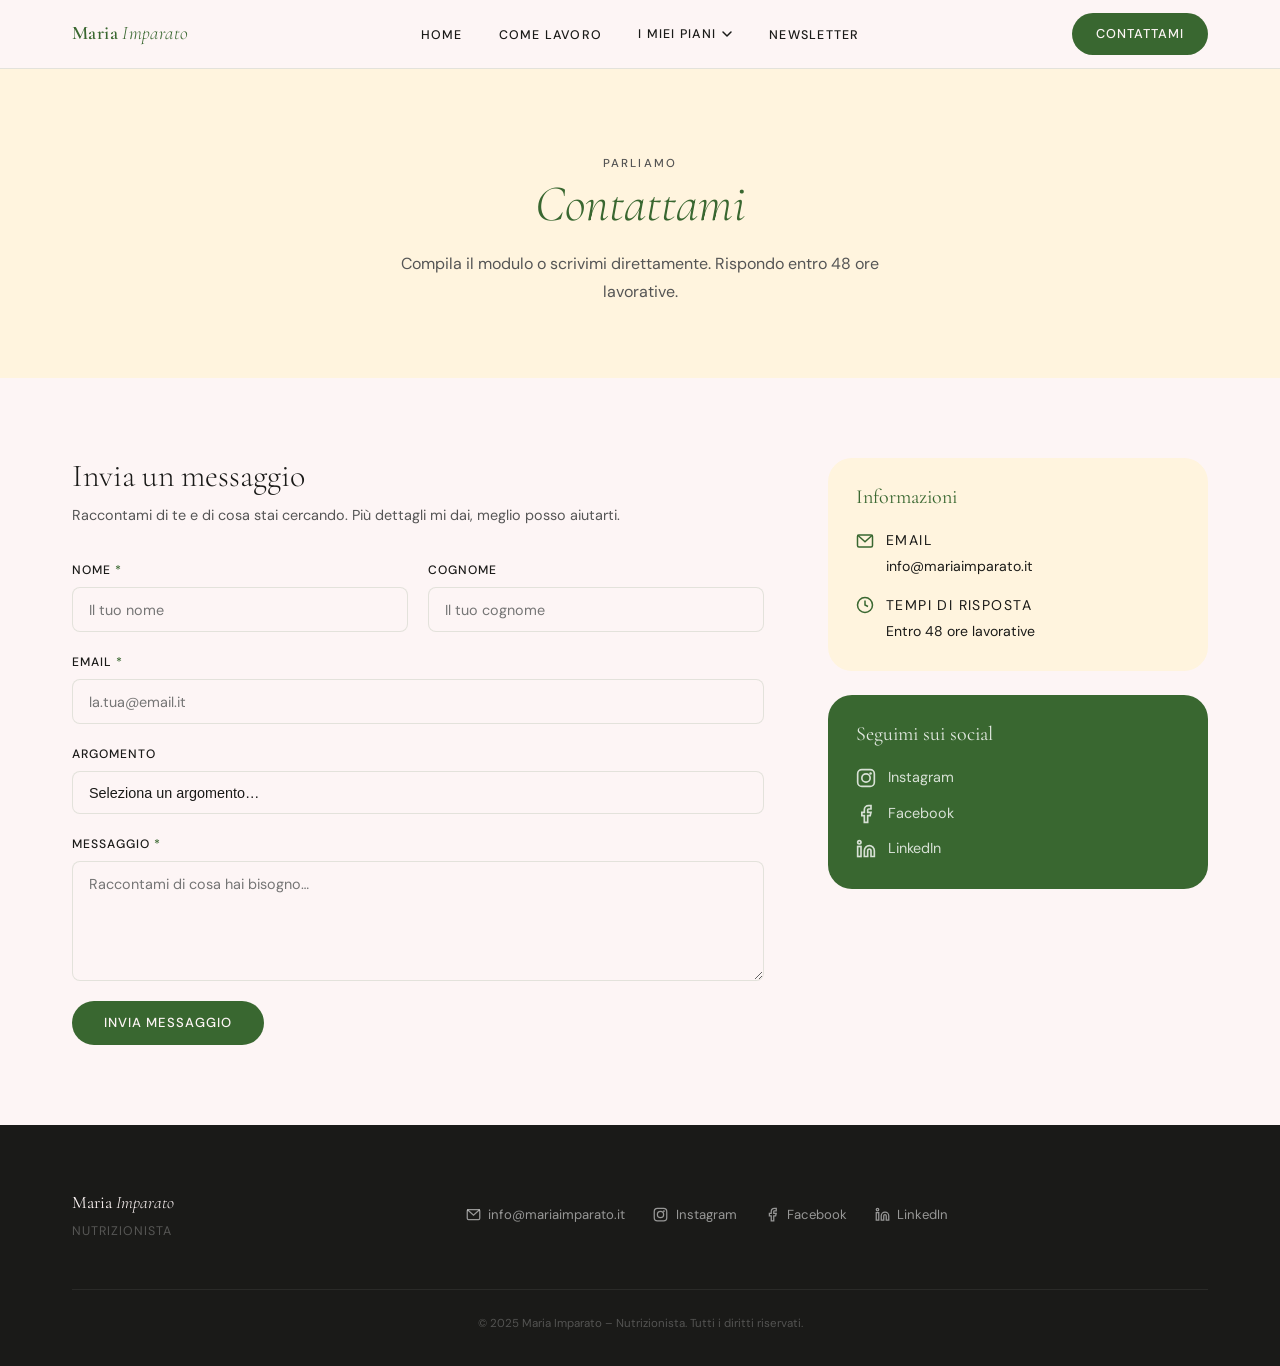
<file: contattami.html>
<!DOCTYPE html>
<html lang="it">
<head>
  <meta charset="UTF-8" />
  <meta name="viewport" content="width=device-width, initial-scale=1.0" />
  <meta name="description" content="Contatta Maria Imparato, nutrizionista. Prenota un colloquio conoscitivo o scrivi per informazioni sui percorsi nutrizionali." />
  <meta name="robots" content="index, follow" />
  <link rel="canonical" href="https://www.mariaimparato.it/contattami.html" />
  <title>Contattami – Maria Imparato Nutrizionista</title>

  <link rel="preconnect" href="https://fonts.googleapis.com" />
  <link rel="preconnect" href="https://fonts.gstatic.com" crossorigin />
  <link href="https://fonts.googleapis.com/css2?family=Cormorant+Garamond:ital,wght@0,300;0,400;0,600;1,300;1,400&family=DM+Sans:wght@300;400;500&display=swap" rel="stylesheet" />
  <link rel="stylesheet" href="css/style.css" />
  <link rel="stylesheet" href="css/contatto.css" />

  <script type="application/ld+json">
  {
    "@context": "https://schema.org",
    "@type": "ContactPage",
    "name": "Contatta Maria Imparato",
    "url": "https://www.mariaimparato.it/contattami.html",
    "mainEntity": {
      "@type": "Person",
      "name": "Maria Imparato",
      "jobTitle": "Nutrizionista",
      "email": "lannunziata.riccardo@gmail.com"
    }
  }
  </script>
</head>
<body>

<header>
  <nav role="navigation" aria-label="Navigazione principale">
    <a href="index.html" class="nav-logo">Maria <span>Imparato</span></a>
    <ul class="nav-links" role="list">
      <li><a href="index.html">Home</a></li>
      <li><a href="come-lavoro.html">Come lavoro</a></li>
      <li class="dropdown">
        <button class="nav-btn dropdown-trigger" aria-haspopup="true" aria-expanded="false">
          I miei piani
          <svg width="12" height="12" viewBox="0 0 12 12" fill="none" aria-hidden="true"><path d="M2 4l4 4 4-4" stroke="currentColor" stroke-width="1.5" stroke-linecap="round" stroke-linejoin="round"/></svg>
        </button>
        <div class="dropdown-menu" role="menu">
          <a href="piano-bambini.html" role="menuitem">Bambini e adolescenti</a>
          <a href="piano-adulti.html" role="menuitem">Adulti</a>
        </div>
      </li>
      <li><a href="newsletter.html">Newsletter</a></li>
    </ul>
    <div class="nav-cta"><a href="contattami.html" class="btn btn-primary active">Contattami</a></div>
    <button class="nav-mobile-toggle" id="nav-toggle" aria-label="Apri menu">
      <svg width="22" height="22" viewBox="0 0 22 22" fill="none" aria-hidden="true"><line x1="2" y1="6" x2="20" y2="6" stroke="currentColor" stroke-width="1.8" stroke-linecap="round"/><line x1="2" y1="11" x2="20" y2="11" stroke="currentColor" stroke-width="1.8" stroke-linecap="round"/><line x1="2" y1="16" x2="20" y2="16" stroke="currentColor" stroke-width="1.8" stroke-linecap="round"/></svg>
    </button>
  </nav>
</header>

<div class="mobile-menu" id="mobile-menu" aria-label="Menu mobile">
  <button class="mobile-menu-close" id="mobile-close" aria-label="Chiudi menu">✕</button>
  <a href="index.html">Home</a>
  <a href="come-lavoro.html">Come lavoro</a>
  <a href="piano-bambini.html" class="mobile-sub">↳ Bambini e adolescenti</a>
  <a href="piano-adulti.html" class="mobile-sub">↳ Adulti</a>
  <a href="newsletter.html">Newsletter</a>
  <a href="contattami.html" style="color:var(--green);font-weight:500;">Contattami</a>
</div>

<main id="main-content">

  <!-- Hero -->
  <section class="page-hero" aria-labelledby="c-title">
    <div class="container page-hero-inner">
      <p class="tag">Parliamo</p>
      <h1 id="c-title"><em>Contattami</em></h1>
      <p>Compila il modulo o scrivimi direttamente. Rispondo entro 48 ore lavorative.</p>
    </div>
  </section>

  <!-- Contact split -->
  <section class="section" aria-label="Modulo contatto e informazioni">
    <div class="container contact-split">

      <!-- Form -->
      <div class="contact-form-wrap reveal">
        <h2>Invia un messaggio</h2>
        <p>Raccontami di te e di cosa stai cercando. Più dettagli mi dai, meglio posso aiutarti.</p>
        <form id="contact-form" class="c-form" action="https://formspree.io/f/mgoborpd" method="POST">
          <div class="form-row">
            <div class="form-group">
              <label for="c-name">Nome <span aria-hidden="true">*</span></label>
              <input type="text" id="c-name" name="name" placeholder="Il tuo nome" required autocomplete="given-name" aria-required="true" />
            </div>
            <div class="form-group">
              <label for="c-surname">Cognome</label>
              <input type="text" id="c-surname" name="surname" placeholder="Il tuo cognome" autocomplete="family-name" />
            </div>
          </div>
          <div class="form-group">
            <label for="c-email">Email <span aria-hidden="true">*</span></label>
            <input type="email" id="c-email" name="email" placeholder="la.tua@email.it" required autocomplete="email" aria-required="true" />
          </div>
          <div class="form-group">
            <label for="c-subject">Argomento</label>
            <select id="c-subject" name="subject">
              <option value="">Seleziona un argomento…</option>
              <option value="bambini">Piano bambini / adolescenti</option>
              <option value="adulti">Piano adulti</option>
              <option value="info">Informazioni generali</option>
              <option value="altro">Altro</option>
            </select>
          </div>
          <div class="form-group">
            <label for="c-message">Messaggio <span aria-hidden="true">*</span></label>
            <textarea id="c-message" name="message" rows="5" placeholder="Raccontami di cosa hai bisogno…" required aria-required="true"></textarea>
          </div>
          <button type="submit" class="btn btn-primary submit-btn">Invia messaggio</button>
        </form>
      </div>

      <!-- Info -->
      <aside class="contact-info reveal" style="transition-delay:0.15s" aria-label="Informazioni di contatto">
        <div class="info-card">
          <h3>Informazioni</h3>
          <div class="info-item">
            <svg width="18" height="18" viewBox="0 0 24 24" fill="none" stroke="currentColor" stroke-width="2" aria-hidden="true"><rect x="2" y="4" width="20" height="16" rx="2"/><polyline points="2,4 12,13 22,4"/></svg>
            <div>
              <span class="info-label">Email</span>
              <a href="mailto:info@mariaimparato.it">info@mariaimparato.it</a>
            </div>
          </div>
          <div class="info-item">
            <svg width="18" height="18" viewBox="0 0 24 24" fill="none" stroke="currentColor" stroke-width="2" aria-hidden="true"><circle cx="12" cy="12" r="10"/><polyline points="12 6 12 12 16 14"/></svg>
            <div>
              <span class="info-label">Tempi di risposta</span>
              <span>Entro 48 ore lavorative</span>
            </div>
          </div>
        </div>

        <div class="info-card social-card">
          <h3>Seguimi sui social</h3>
          <div class="social-links">
            <a href="https://www.instagram.com/mariaimparato" target="_blank" rel="noopener noreferrer" aria-label="Instagram di Maria Imparato">
              <svg width="20" height="20" viewBox="0 0 24 24" fill="none" stroke="currentColor" stroke-width="2" aria-hidden="true"><rect x="2" y="2" width="20" height="20" rx="5"/><circle cx="12" cy="12" r="5"/><circle cx="17.5" cy="6.5" r="1.5" fill="currentColor" stroke="none"/></svg>
              Instagram
            </a>
            <a href="https://www.facebook.com/mariaimparato" target="_blank" rel="noopener noreferrer" aria-label="Facebook di Maria Imparato">
              <svg width="20" height="20" viewBox="0 0 24 24" fill="none" stroke="currentColor" stroke-width="2" aria-hidden="true"><path d="M18 2h-3a5 5 0 0 0-5 5v3H7v4h3v8h4v-8h3l1-4h-4V7a1 1 0 0 1 1-1h3z"/></svg>
              Facebook
            </a>
            <a href="https://www.linkedin.com/in/mariaimparato" target="_blank" rel="noopener noreferrer" aria-label="LinkedIn di Maria Imparato">
              <svg width="20" height="20" viewBox="0 0 24 24" fill="none" stroke="currentColor" stroke-width="2" aria-hidden="true"><path d="M16 8a6 6 0 0 1 6 6v7h-4v-7a2 2 0 0 0-2-2 2 2 0 0 0-2 2v7h-4v-7a6 6 0 0 1 6-6z"/><rect x="2" y="9" width="4" height="12"/><circle cx="4" cy="4" r="2"/></svg>
              LinkedIn
            </a>
          </div>
        </div>
      </aside>

    </div>
  </section>

</main>

<footer>
  <div class="container">
    <div class="footer-inner">
      <div>
        <div class="footer-logo">Maria <span>Imparato</span></div>
        <div class="footer-tagline">Nutrizionista</div>
      </div>
      <nav class="footer-links" aria-label="Social e contatti">
        <a href="mailto:info@mariaimparato.it" aria-label="Invia email"><svg width="15" height="15" viewBox="0 0 24 24" fill="none" stroke="currentColor" stroke-width="2" aria-hidden="true"><rect x="2" y="4" width="20" height="16" rx="2"/><polyline points="2,4 12,13 22,4"/></svg>info@mariaimparato.it</a>
        <a href="https://www.instagram.com/mariaimparato" target="_blank" rel="noopener noreferrer" aria-label="Instagram"><svg width="15" height="15" viewBox="0 0 24 24" fill="none" stroke="currentColor" stroke-width="2" aria-hidden="true"><rect x="2" y="2" width="20" height="20" rx="5"/><circle cx="12" cy="12" r="5"/><circle cx="17.5" cy="6.5" r="1.5" fill="currentColor" stroke="none"/></svg>Instagram</a>
        <a href="https://www.facebook.com/mariaimparato" target="_blank" rel="noopener noreferrer" aria-label="Facebook"><svg width="15" height="15" viewBox="0 0 24 24" fill="none" stroke="currentColor" stroke-width="2" aria-hidden="true"><path d="M18 2h-3a5 5 0 0 0-5 5v3H7v4h3v8h4v-8h3l1-4h-4V7a1 1 0 0 1 1-1h3z"/></svg>Facebook</a>
        <a href="https://www.linkedin.com/in/mariaimparato" target="_blank" rel="noopener noreferrer" aria-label="LinkedIn"><svg width="15" height="15" viewBox="0 0 24 24" fill="none" stroke="currentColor" stroke-width="2" aria-hidden="true"><path d="M16 8a6 6 0 0 1 6 6v7h-4v-7a2 2 0 0 0-2-2 2 2 0 0 0-2 2v7h-4v-7a6 6 0 0 1 6-6z"/><rect x="2" y="9" width="4" height="12"/><circle cx="4" cy="4" r="2"/></svg>LinkedIn</a>
      </nav>
    </div>
    <p class="footer-copy">© 2025 Maria Imparato – Nutrizionista. Tutti i diritti riservati.</p>
  </div>
</footer>

<script src="js/main.js" defer></script>
</body>
</html>
</file>
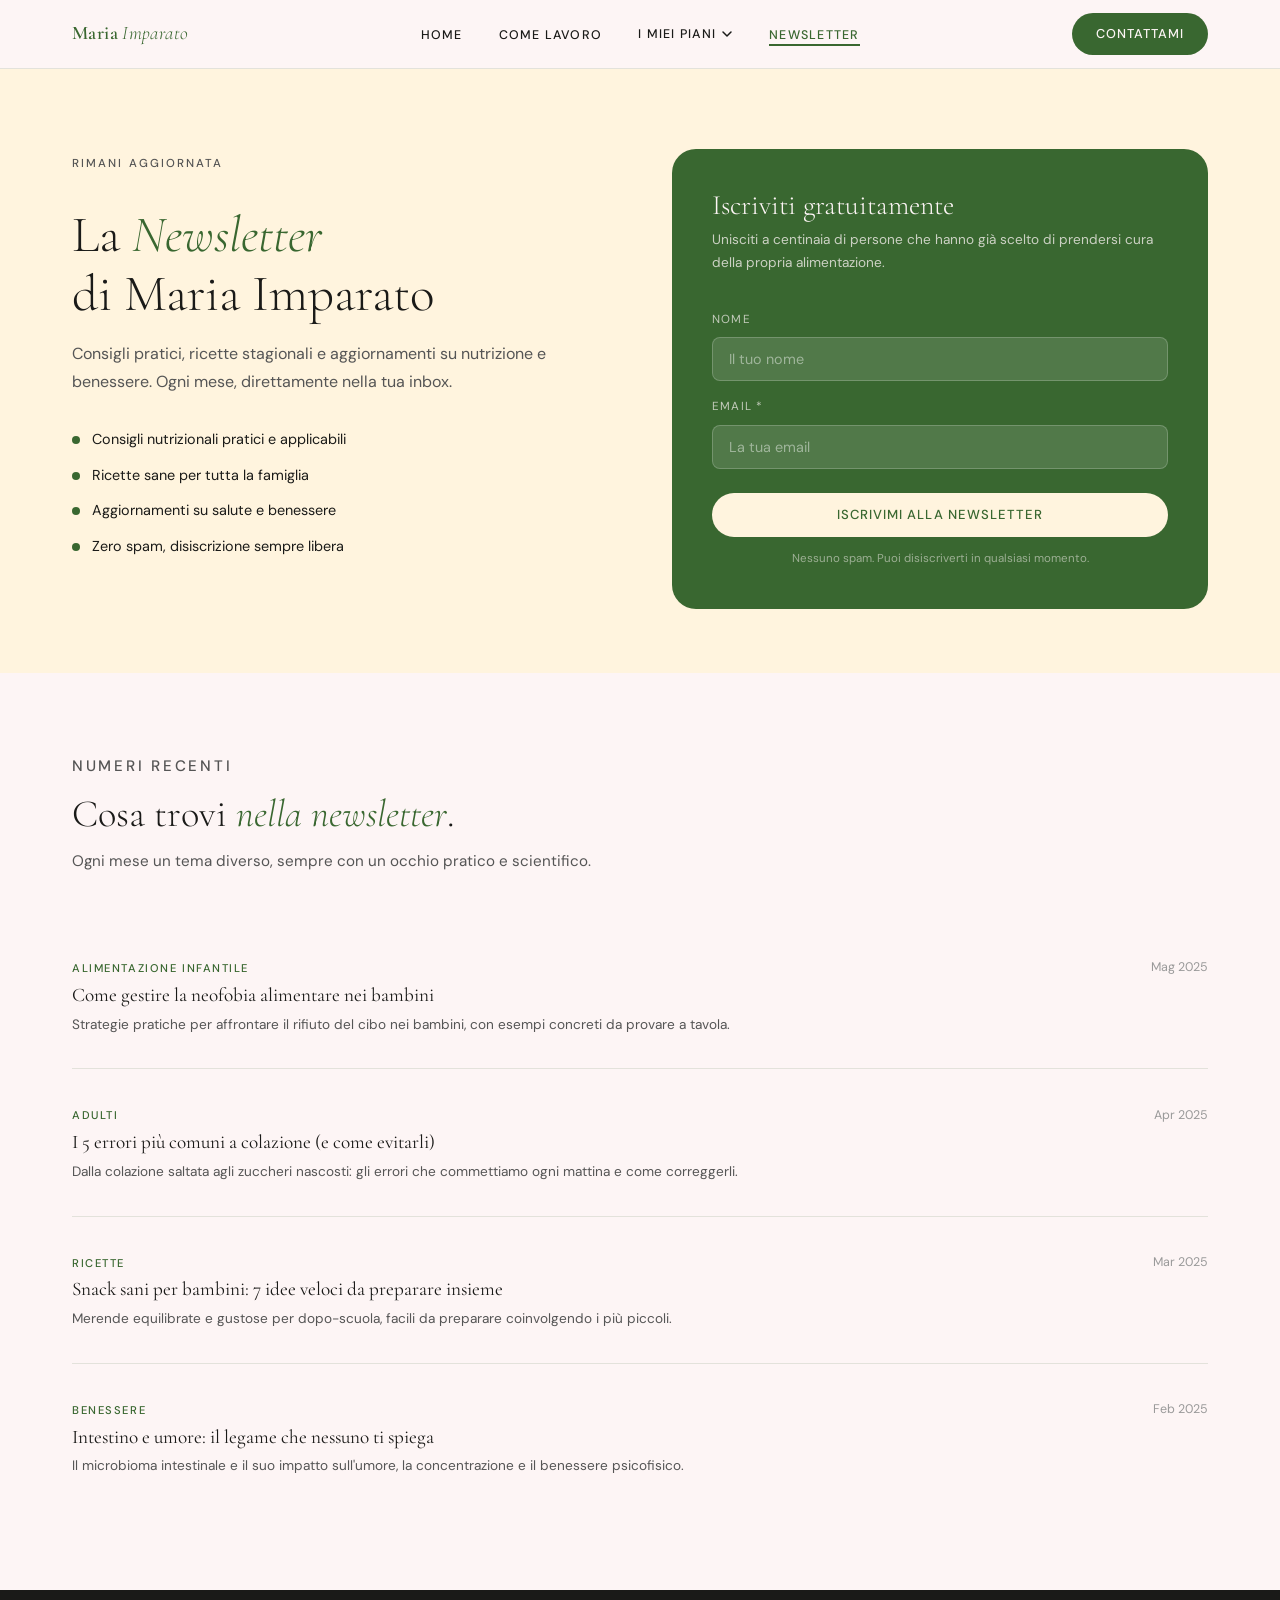
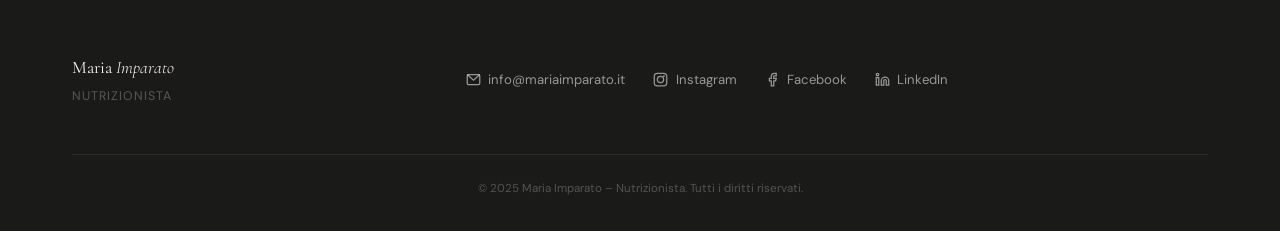
<file: newsletter.html>
<!DOCTYPE html>
<html lang="it">
<head>
  <meta charset="UTF-8" />
  <meta name="viewport" content="width=device-width, initial-scale=1.0" />
  <meta name="description" content="Iscriviti alla newsletter di Maria Imparato: consigli pratici di nutrizione, ricette stagionali e aggiornamenti su benessere alimentare." />
  <meta name="robots" content="index, follow" />
  <link rel="canonical" href="https://www.mariaimparato.it/newsletter.html" />
  <title>Newsletter – Maria Imparato Nutrizionista</title>

  <link rel="preconnect" href="https://fonts.googleapis.com" />
  <link rel="preconnect" href="https://fonts.gstatic.com" crossorigin />
  <link href="https://fonts.googleapis.com/css2?family=Cormorant+Garamond:ital,wght@0,300;0,400;0,600;1,300;1,400&family=DM+Sans:wght@300;400;500&display=swap" rel="stylesheet" />
  <link rel="stylesheet" href="css/style.css" />
  <link rel="stylesheet" href="css/newsletter.css" />

  <script type="application/ld+json">
  {
    "@context": "https://schema.org",
    "@type": "NewsletterService",
    "name": "Newsletter Maria Imparato",
    "description": "Consigli pratici di nutrizione, ricette stagionali e aggiornamenti su benessere alimentare",
    "url": "https://www.mariaimparato.it/newsletter.html",
    "provider": { "@type": "Person", "name": "Maria Imparato" }
  }
  </script>
</head>
<body>

<header>
  <nav role="navigation" aria-label="Navigazione principale">
    <a href="index.html" class="nav-logo">Maria <span>Imparato</span></a>
    <ul class="nav-links" role="list">
      <li><a href="index.html">Home</a></li>
      <li><a href="come-lavoro.html">Come lavoro</a></li>
      <li class="dropdown">
        <button class="nav-btn dropdown-trigger" aria-haspopup="true" aria-expanded="false">
          I miei piani
          <svg width="12" height="12" viewBox="0 0 12 12" fill="none" aria-hidden="true"><path d="M2 4l4 4 4-4" stroke="currentColor" stroke-width="1.5" stroke-linecap="round" stroke-linejoin="round"/></svg>
        </button>
        <div class="dropdown-menu" role="menu">
          <a href="piano-bambini.html" role="menuitem">Bambini e adolescenti</a>
          <a href="piano-adulti.html" role="menuitem">Adulti</a>
        </div>
      </li>
      <li><a href="newsletter.html" class="active">Newsletter</a></li>
    </ul>
    <div class="nav-cta"><a href="contattami.html" class="btn btn-primary">Contattami</a></div>
    <button class="nav-mobile-toggle" id="nav-toggle" aria-label="Apri menu">
      <svg width="22" height="22" viewBox="0 0 22 22" fill="none" aria-hidden="true"><line x1="2" y1="6" x2="20" y2="6" stroke="currentColor" stroke-width="1.8" stroke-linecap="round"/><line x1="2" y1="11" x2="20" y2="11" stroke="currentColor" stroke-width="1.8" stroke-linecap="round"/><line x1="2" y1="16" x2="20" y2="16" stroke="currentColor" stroke-width="1.8" stroke-linecap="round"/></svg>
    </button>
  </nav>
</header>

<div class="mobile-menu" id="mobile-menu" aria-label="Menu mobile">
  <button class="mobile-menu-close" id="mobile-close" aria-label="Chiudi menu">✕</button>
  <a href="index.html">Home</a>
  <a href="come-lavoro.html">Come lavoro</a>
  <a href="piano-bambini.html" class="mobile-sub">↳ Bambini e adolescenti</a>
  <a href="piano-adulti.html" class="mobile-sub">↳ Adulti</a>
  <a href="newsletter.html">Newsletter</a>
  <a href="contattami.html" style="color:var(--green);font-weight:500;">Contattami</a>
</div>

<main id="main-content">

  <!-- Hero -->
  <section class="nl-hero" aria-labelledby="nl-title">
    <div class="container nl-hero-inner">
      <div class="nl-hero-text reveal">
        <p class="tag">Rimani aggiornata</p>
        <h1 id="nl-title">La <em>Newsletter</em><br>di Maria Imparato</h1>
        <p>Consigli pratici, ricette stagionali e aggiornamenti su nutrizione e benessere. Ogni mese, direttamente nella tua inbox.</p>
        <ul class="nl-benefits" aria-label="Vantaggi iscrizione">
          <li>
            <span class="nl-dot" aria-hidden="true"></span>
            Consigli nutrizionali pratici e applicabili
          </li>
          <li>
            <span class="nl-dot" aria-hidden="true"></span>
            Ricette sane per tutta la famiglia
          </li>
          <li>
            <span class="nl-dot" aria-hidden="true"></span>
            Aggiornamenti su salute e benessere
          </li>
          <li>
            <span class="nl-dot" aria-hidden="true"></span>
            Zero spam, disiscrizione sempre libera
          </li>
        </ul>
      </div>
      <div class="subscribe-box reveal" style="transition-delay:0.15s">
        <h2>Iscriviti gratuitamente</h2>
        <p>Unisciti a centinaia di persone che hanno già scelto di prendersi cura della propria alimentazione.</p>
        <form class="subscribe-form" id="nl-form" novalidate>
          <label for="nl-name" class="form-label">Nome</label>
          <input type="text" id="nl-name" name="name" class="form-input" placeholder="Il tuo nome" autocomplete="given-name" />
          <label for="nl-email" class="form-label">Email <span aria-hidden="true">*</span></label>
          <input type="email" id="nl-email" name="email" class="form-input" placeholder="La tua email" required autocomplete="email" aria-required="true" />
          <button type="submit" class="btn btn-beige subscribe-btn">Iscrivimi alla newsletter</button>
          <p class="form-note">Nessuno spam. Puoi disiscriverti in qualsiasi momento.</p>
        </form>
      </div>
    </div>
  </section>

  <!-- Archive -->
  <section class="section" aria-labelledby="arc-title">
    <div class="container">
      <div class="section-heading reveal">
        <p class="tag">Numeri recenti</p>
        <h2 id="arc-title">Cosa trovi <em>nella newsletter</em>.</h2>
        <p>Ogni mese un tema diverso, sempre con un occhio pratico e scientifico.</p>
      </div>
      <div class="archive-list" role="list">
        <article class="archive-item reveal" role="listitem">
          <div class="archive-meta">
            <span class="archive-cat">Alimentazione infantile</span>
            <h3>Come gestire la neofobia alimentare nei bambini</h3>
            <p>Strategie pratiche per affrontare il rifiuto del cibo nei bambini, con esempi concreti da provare a tavola.</p>
          </div>
          <time class="archive-date" datetime="2025-05">Mag 2025</time>
        </article>
        <article class="archive-item reveal" style="transition-delay:0.1s" role="listitem">
          <div class="archive-meta">
            <span class="archive-cat">Adulti</span>
            <h3>I 5 errori più comuni a colazione (e come evitarli)</h3>
            <p>Dalla colazione saltata agli zuccheri nascosti: gli errori che commettiamo ogni mattina e come correggerli.</p>
          </div>
          <time class="archive-date" datetime="2025-04">Apr 2025</time>
        </article>
        <article class="archive-item reveal" style="transition-delay:0.2s" role="listitem">
          <div class="archive-meta">
            <span class="archive-cat">Ricette</span>
            <h3>Snack sani per bambini: 7 idee veloci da preparare insieme</h3>
            <p>Merende equilibrate e gustose per dopo-scuola, facili da preparare coinvolgendo i più piccoli.</p>
          </div>
          <time class="archive-date" datetime="2025-03">Mar 2025</time>
        </article>
        <article class="archive-item reveal" style="transition-delay:0.3s" role="listitem">
          <div class="archive-meta">
            <span class="archive-cat">Benessere</span>
            <h3>Intestino e umore: il legame che nessuno ti spiega</h3>
            <p>Il microbioma intestinale e il suo impatto sull'umore, la concentrazione e il benessere psicofisico.</p>
          </div>
          <time class="archive-date" datetime="2025-02">Feb 2025</time>
        </article>
      </div>
    </div>
  </section>

</main>

<footer>
  <div class="container">
    <div class="footer-inner">
      <div>
        <div class="footer-logo">Maria <span>Imparato</span></div>
        <div class="footer-tagline">Nutrizionista</div>
      </div>
      <nav class="footer-links" aria-label="Social e contatti">
        <a href="mailto:info@mariaimparato.it" aria-label="Invia email"><svg width="15" height="15" viewBox="0 0 24 24" fill="none" stroke="currentColor" stroke-width="2" aria-hidden="true"><rect x="2" y="4" width="20" height="16" rx="2"/><polyline points="2,4 12,13 22,4"/></svg>info@mariaimparato.it</a>
        <a href="https://www.instagram.com/mariaimparato" target="_blank" rel="noopener noreferrer" aria-label="Instagram"><svg width="15" height="15" viewBox="0 0 24 24" fill="none" stroke="currentColor" stroke-width="2" aria-hidden="true"><rect x="2" y="2" width="20" height="20" rx="5"/><circle cx="12" cy="12" r="5"/><circle cx="17.5" cy="6.5" r="1.5" fill="currentColor" stroke="none"/></svg>Instagram</a>
        <a href="https://www.facebook.com/mariaimparato" target="_blank" rel="noopener noreferrer" aria-label="Facebook"><svg width="15" height="15" viewBox="0 0 24 24" fill="none" stroke="currentColor" stroke-width="2" aria-hidden="true"><path d="M18 2h-3a5 5 0 0 0-5 5v3H7v4h3v8h4v-8h3l1-4h-4V7a1 1 0 0 1 1-1h3z"/></svg>Facebook</a>
        <a href="https://www.linkedin.com/in/mariaimparato" target="_blank" rel="noopener noreferrer" aria-label="LinkedIn"><svg width="15" height="15" viewBox="0 0 24 24" fill="none" stroke="currentColor" stroke-width="2" aria-hidden="true"><path d="M16 8a6 6 0 0 1 6 6v7h-4v-7a2 2 0 0 0-2-2 2 2 0 0 0-2 2v7h-4v-7a6 6 0 0 1 6-6z"/><rect x="2" y="9" width="4" height="12"/><circle cx="4" cy="4" r="2"/></svg>LinkedIn</a>
      </nav>
    </div>
    <p class="footer-copy">© 2025 Maria Imparato – Nutrizionista. Tutti i diritti riservati.</p>
  </div>
</footer>

<script src="js/main.js" defer></script>
<script defer>
  document.getElementById('nl-form')?.addEventListener('submit', function(e) {
    e.preventDefault();
    const btn = this.querySelector('button[type="submit"]');
    const email = this.querySelector('#nl-email');
    if (!email.value) { email.focus(); return; }
    btn.textContent = '✓ Iscrizione confermata!';
    btn.disabled = true;
    btn.style.background = 'var(--green-pale)';
    btn.style.color = 'var(--green)';
  });
</script>
</body>
</html>
</file>
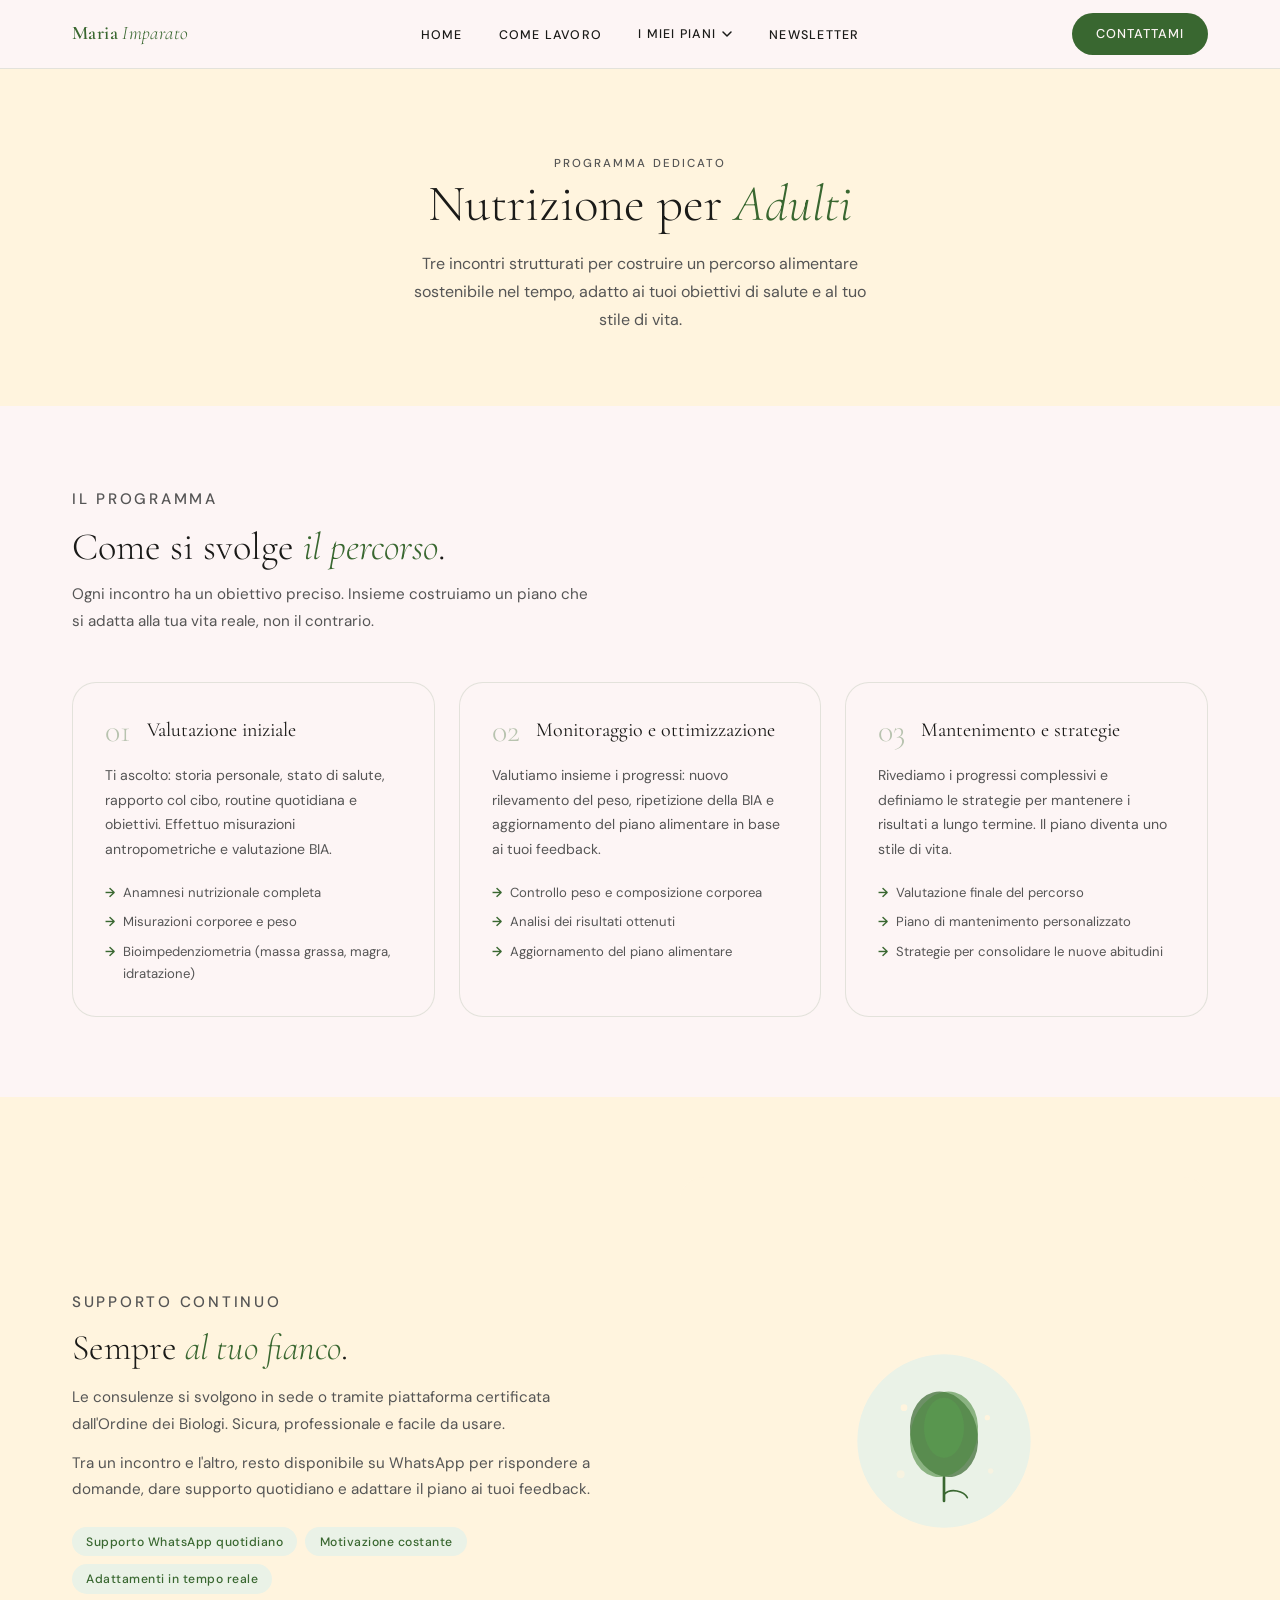
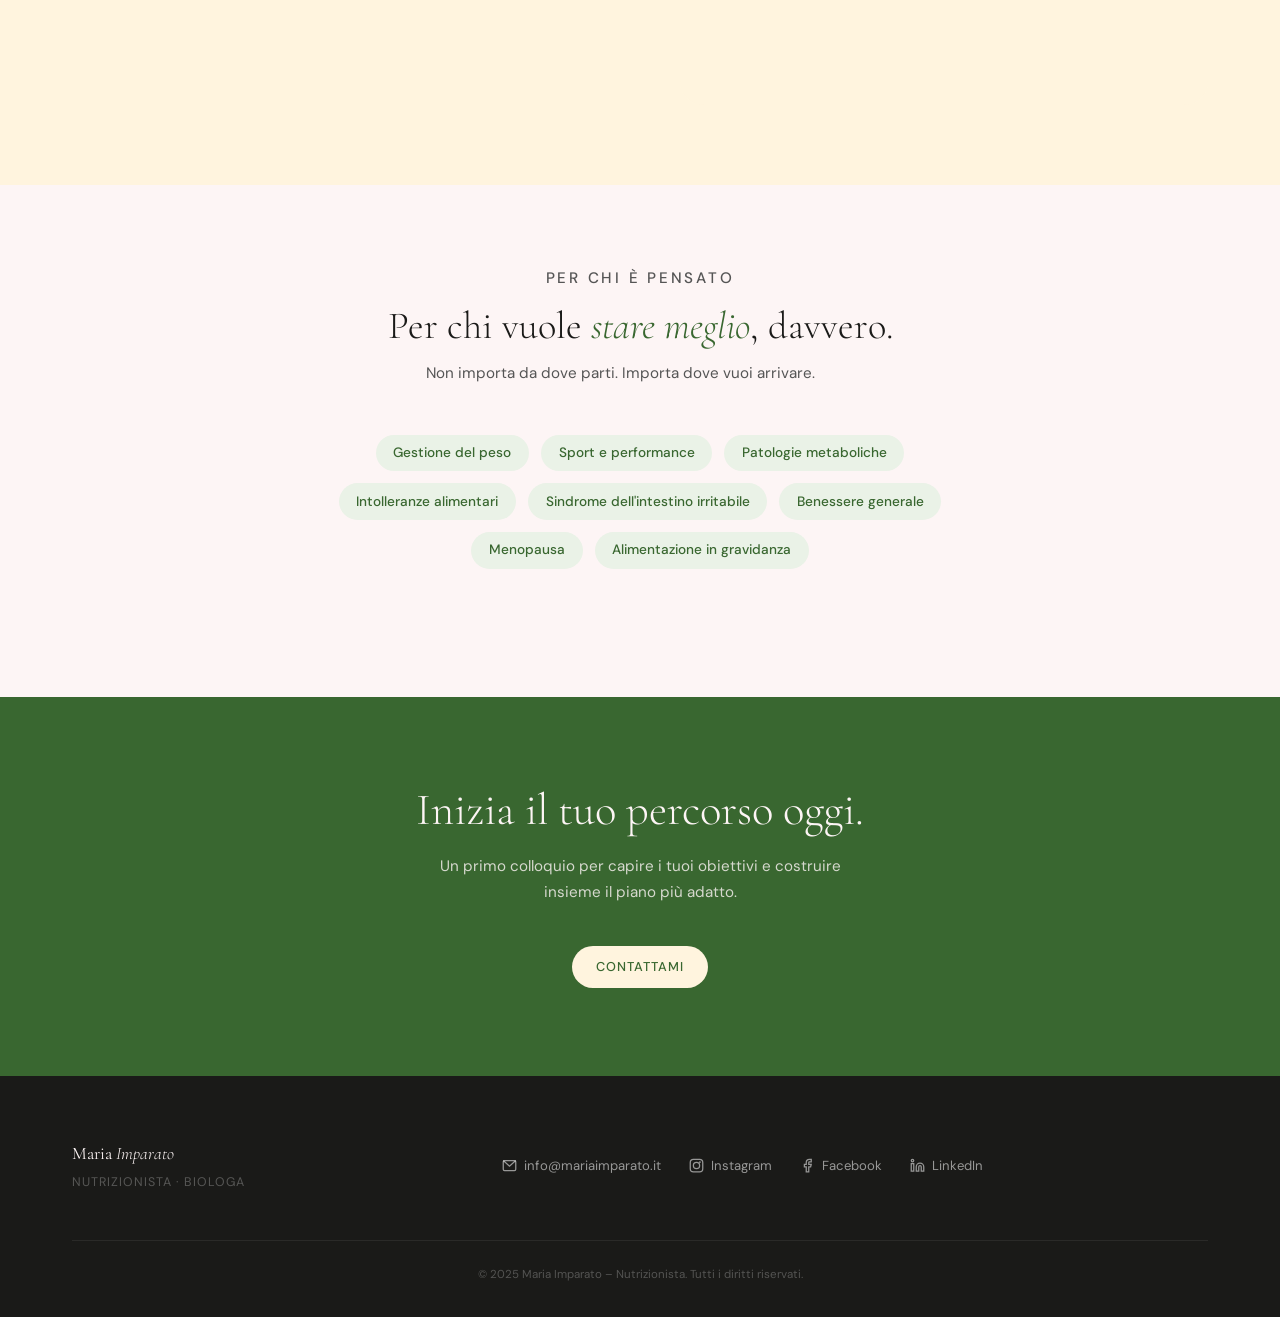
<file: piano-adulti.html>
<!DOCTYPE html>
<html lang="it">
<head>
  <meta charset="UTF-8" />
  <meta name="viewport" content="width=device-width, initial-scale=1.0" />
  <meta name="description" content="Programma nutrizionale per adulti con Maria Imparato. Tre incontri personalizzati: valutazione iniziale, monitoraggio e mantenimento a lungo termine." />
  <meta name="robots" content="index, follow" />
  <link rel="canonical" href="https://www.mariaimparato.it/piano-adulti.html" />
  <title>Piano Adulti – Maria Imparato Nutrizionista</title>
  <link rel="preconnect" href="https://fonts.googleapis.com" />
  <link rel="preconnect" href="https://fonts.gstatic.com" crossorigin />
  <link href="https://fonts.googleapis.com/css2?family=Cormorant+Garamond:ital,wght@0,300;0,400;0,600;1,300;1,400&family=DM+Sans:wght@300;400;500&display=swap" rel="stylesheet" />
  <link rel="stylesheet" href="css/style.css" />
  <link rel="stylesheet" href="css/piani.css" />
  <script type="application/ld+json">
  {
    "@context": "https://schema.org",
    "@type": "Service",
    "name": "Nutrizione Adulti – Maria Imparato",
    "provider": { "@type": "Person", "name": "Maria Imparato" },
    "description": "Piano nutrizionale personalizzato per adulti in 3 incontri: valutazione, monitoraggio, mantenimento",
    "url": "https://www.mariaimparato.it/piano-adulti.html"
  }
  </script>
</head>
<body>

<header>
  <nav role="navigation" aria-label="Navigazione principale">
    <a href="index.html" class="nav-logo">Maria <span>Imparato</span></a>
    <ul class="nav-links" role="list">
      <li><a href="index.html">Home</a></li>
      <li><a href="come-lavoro.html">Come lavoro</a></li>
      <li class="dropdown">
        <button class="nav-btn dropdown-trigger" aria-haspopup="true" aria-expanded="false">
          I miei piani
          <svg width="12" height="12" viewBox="0 0 12 12" fill="none" aria-hidden="true"><path d="M2 4l4 4 4-4" stroke="currentColor" stroke-width="1.5" stroke-linecap="round" stroke-linejoin="round"/></svg>
        </button>
        <div class="dropdown-menu" role="menu">
          <a href="piano-bambini.html" role="menuitem">Bambini e adolescenti</a>
          <a href="piano-adulti.html" class="active" role="menuitem">Adulti</a>
        </div>
      </li>
      <li><a href="newsletter.html">Newsletter</a></li>
    </ul>
    <div class="nav-cta"><a href="contattami.html" class="btn btn-primary">Contattami</a></div>
    <button class="nav-mobile-toggle" id="nav-toggle" aria-label="Apri menu">
      <svg width="22" height="22" viewBox="0 0 22 22" fill="none" aria-hidden="true"><line x1="2" y1="6" x2="20" y2="6" stroke="currentColor" stroke-width="1.8" stroke-linecap="round"/><line x1="2" y1="11" x2="20" y2="11" stroke="currentColor" stroke-width="1.8" stroke-linecap="round"/><line x1="2" y1="16" x2="20" y2="16" stroke="currentColor" stroke-width="1.8" stroke-linecap="round"/></svg>
    </button>
  </nav>
</header>

<div class="mobile-menu" id="mobile-menu" aria-label="Menu mobile">
  <button class="mobile-menu-close" id="mobile-close" aria-label="Chiudi menu">✕</button>
  <a href="index.html">Home</a>
  <a href="come-lavoro.html">Come lavoro</a>
  <a href="piano-bambini.html" class="mobile-sub">↳ Bambini e adolescenti</a>
  <a href="piano-adulti.html" class="mobile-sub">↳ Adulti</a>
  <a href="newsletter.html">Newsletter</a>
  <a href="contattami.html" style="color:var(--green);font-weight:500;">Contattami</a>
</div>

<main id="main-content">

  <!-- Hero -->
  <section class="page-hero" aria-labelledby="a-title">
    <div class="container page-hero-inner">
      <p class="tag">Programma dedicato</p>
      <h1 id="a-title">Nutrizione per <em>Adulti</em></h1>
      <p>Tre incontri strutturati per costruire un percorso alimentare sostenibile nel tempo, adatto ai tuoi obiettivi di salute e al tuo stile di vita.</p>
    </div>
  </section>

  <!-- I 3 incontri adulti -->
  <section class="section" aria-labelledby="incontri-a-title">
    <div class="container">
      <div class="section-heading reveal">
        <p class="tag">Il programma</p>
        <h2 id="incontri-a-title">Come si svolge <em>il percorso</em>.</h2>
        <p>Ogni incontro ha un obiettivo preciso. Insieme costruiamo un piano che si adatta alla tua vita reale, non il contrario.</p>
      </div>
      <div class="incontri-grid">

        <article class="incontro-card reveal">
          <div class="incontro-header">
            <span class="incontro-num">01</span>
            <h3>Valutazione iniziale</h3>
          </div>
          <p>Ti ascolto: storia personale, stato di salute, rapporto col cibo, routine quotidiana e obiettivi. Effettuo misurazioni antropometriche e valutazione BIA.</p>
          <ul class="incontro-list">
            <li>Anamnesi nutrizionale completa</li>
            <li>Misurazioni corporee e peso</li>
            <li>Bioimpedenziometria (massa grassa, magra, idratazione)</li>
          </ul>
        </article>

        <article class="incontro-card reveal" style="transition-delay:0.12s">
          <div class="incontro-header">
            <span class="incontro-num">02</span>
            <h3>Monitoraggio e ottimizzazione</h3>
          </div>
          <p>Valutiamo insieme i progressi: nuovo rilevamento del peso, ripetizione della BIA e aggiornamento del piano alimentare in base ai tuoi feedback.</p>
          <ul class="incontro-list">
            <li>Controllo peso e composizione corporea</li>
            <li>Analisi dei risultati ottenuti</li>
            <li>Aggiornamento del piano alimentare</li>
          </ul>
        </article>

        <article class="incontro-card reveal" style="transition-delay:0.24s">
          <div class="incontro-header">
            <span class="incontro-num">03</span>
            <h3>Mantenimento e strategie</h3>
          </div>
          <p>Rivediamo i progressi complessivi e definiamo le strategie per mantenere i risultati a lungo termine. Il piano diventa uno stile di vita.</p>
          <ul class="incontro-list">
            <li>Valutazione finale del percorso</li>
            <li>Piano di mantenimento personalizzato</li>
            <li>Strategie per consolidare le nuove abitudini</li>
          </ul>
        </article>

      </div>
    </div>
  </section>

  <!-- Consulenze online + WhatsApp -->
  <section class="section bg-beige" aria-labelledby="online-a-title">
    <div class="container content-split">
      <div class="content-text reveal">
        <p class="tag">Supporto continuo</p>
        <h2 id="online-a-title">Sempre <em>al tuo fianco</em>.</h2>
        <p>Le consulenze si svolgono in sede o tramite piattaforma certificata dall'Ordine dei Biologi. Sicura, professionale e facile da usare.</p>
        <p>Tra un incontro e l'altro, resto disponibile su WhatsApp per rispondere a domande, dare supporto quotidiano e adattare il piano ai tuoi feedback.</p>
        <div class="tag-list">
          <span class="pill">Supporto WhatsApp quotidiano</span>
          <span class="pill">Motivazione costante</span>
          <span class="pill">Adattamenti in tempo reale</span>
        </div>
      </div>
      <div class="content-visual reveal" aria-hidden="true">
        <svg viewBox="0 0 300 300" xmlns="http://www.w3.org/2000/svg" width="200" height="200" role="img" aria-label="Supporto continuo">
          <circle cx="150" cy="150" r="130" fill="#eaf2e7"/>
          <ellipse cx="150" cy="140" rx="50" ry="65" fill="#396730" opacity="0.7" transform="rotate(-15 150 140)"/>
          <ellipse cx="150" cy="140" rx="50" ry="65" fill="#4d8a40" opacity="0.6" transform="rotate(15 150 140)"/>
          <ellipse cx="150" cy="130" rx="30" ry="45" fill="#5a9e51" opacity="0.55"/>
          <line x1="150" y1="205" x2="150" y2="240" stroke="#396730" stroke-width="4" stroke-linecap="round"/>
          <path d="M150 230 C160 220 180 225 185 235" stroke="#396730" stroke-width="2.5" fill="none" stroke-linecap="round"/>
          <circle cx="90" cy="100" r="5" fill="#fff4de"/>
          <circle cx="215" cy="115" r="4" fill="#fff4de"/>
          <circle cx="85" cy="200" r="6" fill="#fff4de" opacity="0.6"/>
          <circle cx="220" cy="195" r="4" fill="#fff4de" opacity="0.6"/>
        </svg>
      </div>
    </div>
  </section>

  <!-- Per chi è -->
  <section class="section" aria-labelledby="target-a-title">
    <div class="container">
      <div class="section-heading reveal" style="text-align:center; max-width:560px; margin:0 auto 3rem;">
        <p class="tag">Per chi è pensato</p>
        <h2 id="target-a-title">Per chi vuole <em>stare meglio</em>, davvero.</h2>
        <p>Non importa da dove parti. Importa dove vuoi arrivare.</p>
      </div>
      <div class="target-pills reveal" style="display:flex;flex-wrap:wrap;gap:0.75rem;justify-content:center;max-width:700px;margin:0 auto 3rem;">
        <span class="pill-lg">Gestione del peso</span>
        <span class="pill-lg">Sport e performance</span>
        <span class="pill-lg">Patologie metaboliche</span>
        <span class="pill-lg">Intolleranze alimentari</span>
        <span class="pill-lg">Sindrome dell'intestino irritabile</span>
        <span class="pill-lg">Benessere generale</span>
        <span class="pill-lg">Menopausa</span>
        <span class="pill-lg">Alimentazione in gravidanza</span>
      </div>
    </div>
  </section>

  <!-- CTA -->
  <section class="cta-band" aria-labelledby="a-cta">
    <div class="container">
      <h2 id="a-cta">Inizia il tuo percorso oggi.</h2>
      <p>Un primo colloquio per capire i tuoi obiettivi e costruire insieme il piano più adatto.</p>
      <a href="contattami.html" class="btn btn-beige">Contattami</a>
    </div>
  </section>

</main>

<footer>
  <div class="container">
    <div class="footer-inner">
      <div>
        <div class="footer-logo">Maria <span>Imparato</span></div>
        <div class="footer-tagline">Nutrizionista · Biologa</div>
      </div>
      <nav class="footer-links" aria-label="Social e contatti">
        <a href="mailto:info@mariaimparato.it" aria-label="Invia email"><svg width="15" height="15" viewBox="0 0 24 24" fill="none" stroke="currentColor" stroke-width="2" aria-hidden="true"><rect x="2" y="4" width="20" height="16" rx="2"/><polyline points="2,4 12,13 22,4"/></svg>info@mariaimparato.it</a>
        <a href="https://www.instagram.com/mariaimparato" target="_blank" rel="noopener noreferrer" aria-label="Instagram"><svg width="15" height="15" viewBox="0 0 24 24" fill="none" stroke="currentColor" stroke-width="2" aria-hidden="true"><rect x="2" y="2" width="20" height="20" rx="5"/><circle cx="12" cy="12" r="5"/><circle cx="17.5" cy="6.5" r="1.5" fill="currentColor" stroke="none"/></svg>Instagram</a>
        <a href="https://www.facebook.com/mariaimparato" target="_blank" rel="noopener noreferrer" aria-label="Facebook"><svg width="15" height="15" viewBox="0 0 24 24" fill="none" stroke="currentColor" stroke-width="2" aria-hidden="true"><path d="M18 2h-3a5 5 0 0 0-5 5v3H7v4h3v8h4v-8h3l1-4h-4V7a1 1 0 0 1 1-1h3z"/></svg>Facebook</a>
        <a href="https://www.linkedin.com/in/mariaimparato" target="_blank" rel="noopener noreferrer" aria-label="LinkedIn"><svg width="15" height="15" viewBox="0 0 24 24" fill="none" stroke="currentColor" stroke-width="2" aria-hidden="true"><path d="M16 8a6 6 0 0 1 6 6v7h-4v-7a2 2 0 0 0-2-2 2 2 0 0 0-2 2v7h-4v-7a6 6 0 0 1 6-6z"/><rect x="2" y="9" width="4" height="12"/><circle cx="4" cy="4" r="2"/></svg>LinkedIn</a>
      </nav>
    </div>
    <p class="footer-copy">© 2025 Maria Imparato – Nutrizionista. Tutti i diritti riservati.</p>
  </div>
</footer>

<script src="js/main.js" defer></script>
</body>
</html>
</file>
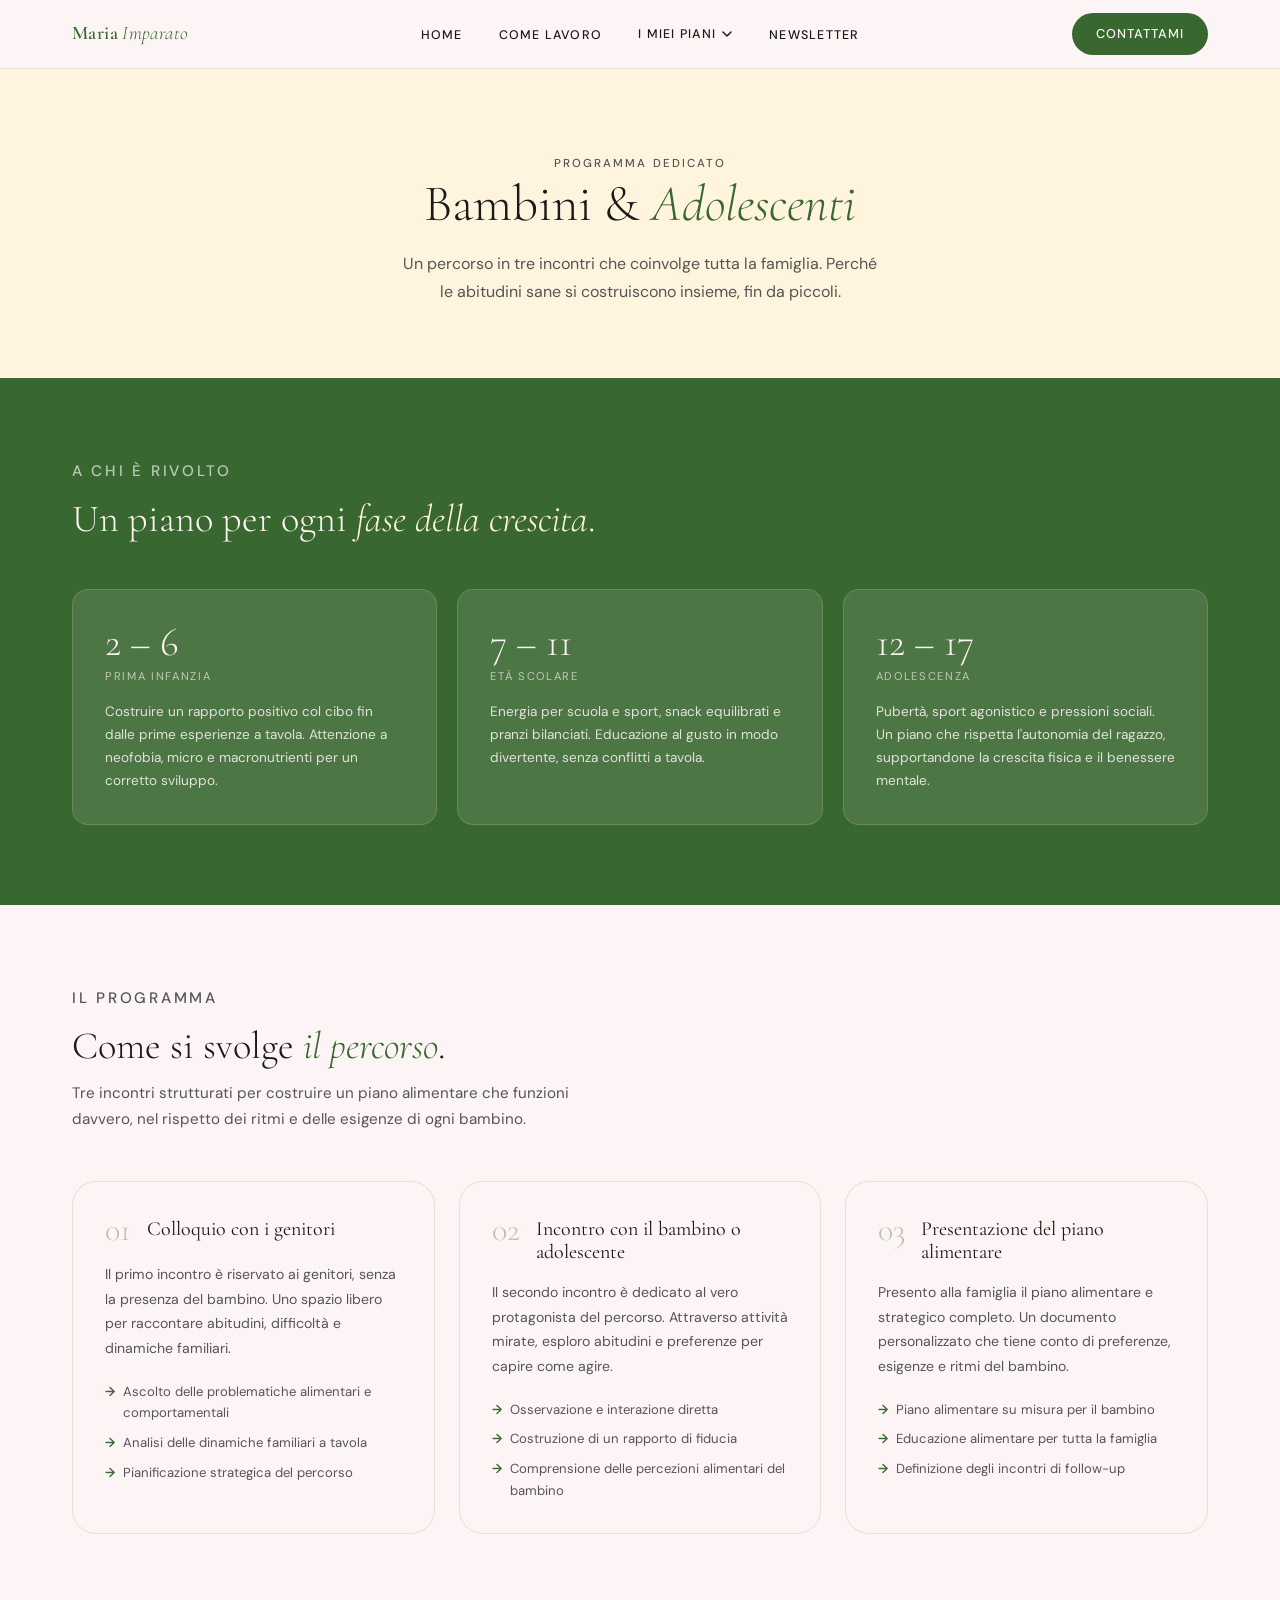
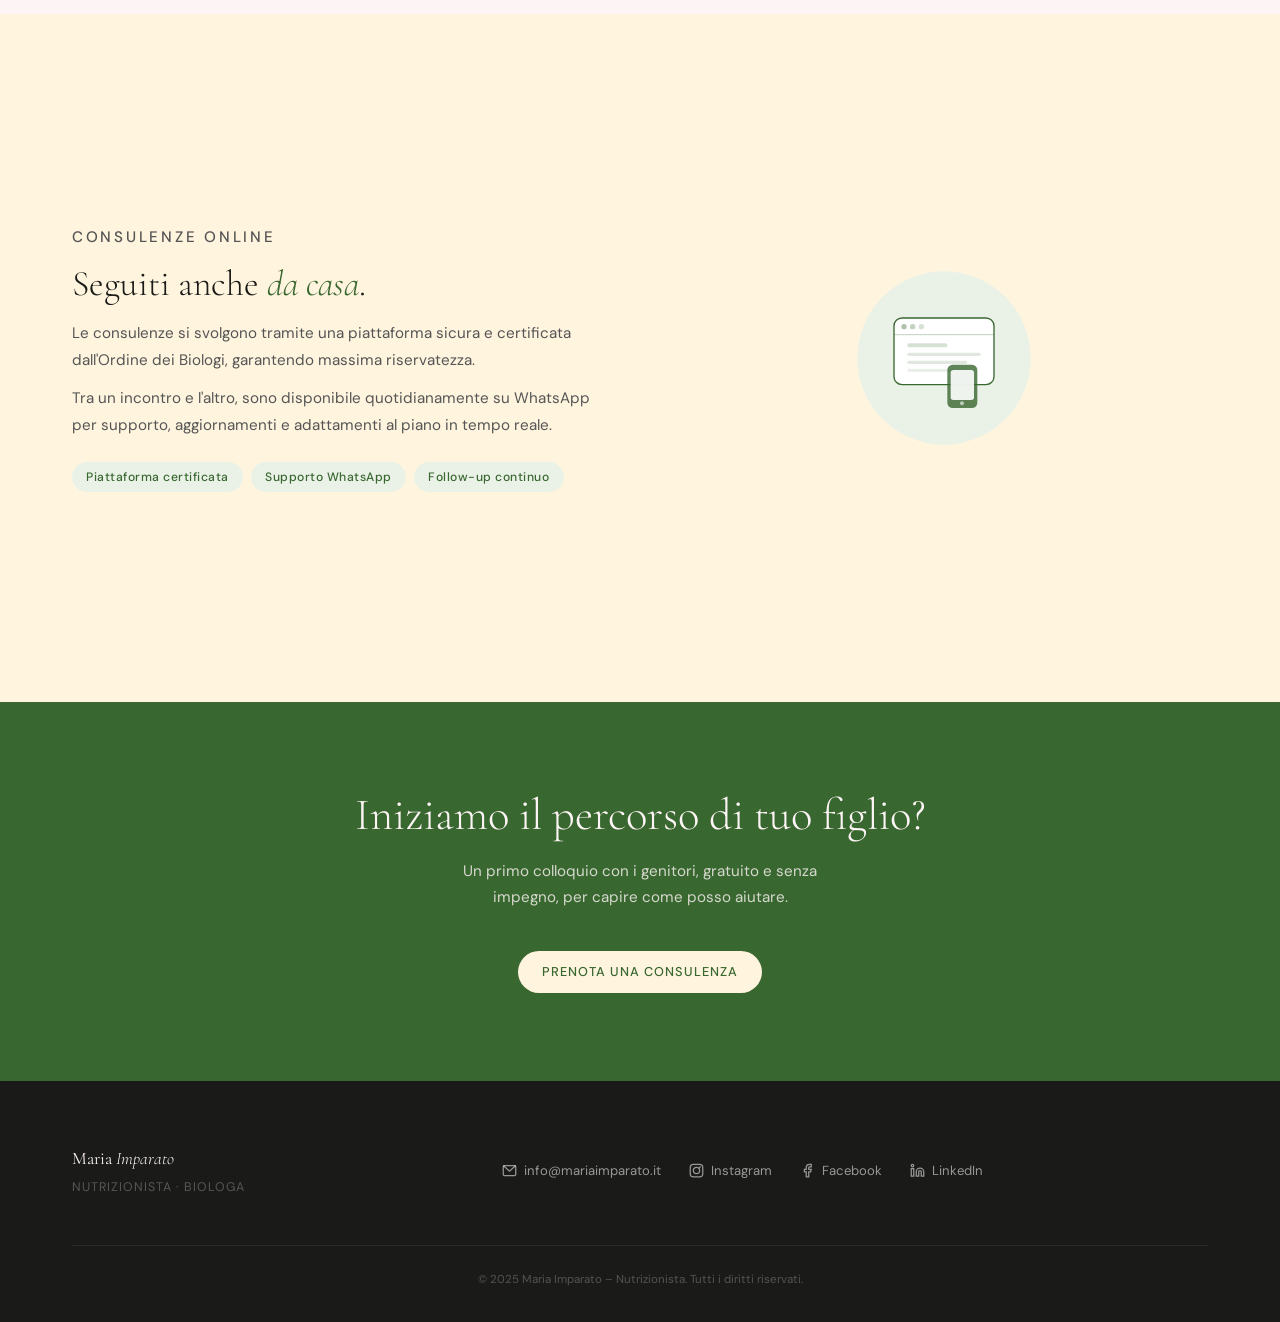
<file: piano-bambini.html>
<!DOCTYPE html>
<html lang="it">
<head>
  <meta charset="UTF-8" />
  <meta name="viewport" content="width=device-width, initial-scale=1.0" />
  <meta name="description" content="Programma nutrizionale per bambini e adolescenti con Maria Imparato. Tre incontri dedicati alla famiglia, con un piano alimentare personalizzato per ogni fascia d'età." />
  <meta name="robots" content="index, follow" />
  <link rel="canonical" href="https://www.mariaimparato.it/piano-bambini.html" />
  <title>Piano Bambini e Adolescenti – Maria Imparato Nutrizionista</title>
  <link rel="preconnect" href="https://fonts.googleapis.com" />
  <link rel="preconnect" href="https://fonts.gstatic.com" crossorigin />
  <link href="https://fonts.googleapis.com/css2?family=Cormorant+Garamond:ital,wght@0,300;0,400;0,600;1,300;1,400&family=DM+Sans:wght@300;400;500&display=swap" rel="stylesheet" />
  <link rel="stylesheet" href="css/style.css" />
  <link rel="stylesheet" href="css/piani.css" />
  <script type="application/ld+json">
  {
    "@context": "https://schema.org",
    "@type": "Service",
    "name": "Nutrizione Bambini e Adolescenti – Maria Imparato",
    "provider": { "@type": "Person", "name": "Maria Imparato" },
    "description": "Piano nutrizionale in 3 incontri per bambini e adolescenti (2–17 anni)",
    "url": "https://www.mariaimparato.it/piano-bambini.html"
  }
  </script>
</head>
<body>

<header>
  <nav role="navigation" aria-label="Navigazione principale">
    <a href="index.html" class="nav-logo">Maria <span>Imparato</span></a>
    <ul class="nav-links" role="list">
      <li><a href="index.html">Home</a></li>
      <li><a href="come-lavoro.html">Come lavoro</a></li>
      <li class="dropdown">
        <button class="nav-btn dropdown-trigger" aria-haspopup="true" aria-expanded="false">
          I miei piani
          <svg width="12" height="12" viewBox="0 0 12 12" fill="none" aria-hidden="true"><path d="M2 4l4 4 4-4" stroke="currentColor" stroke-width="1.5" stroke-linecap="round" stroke-linejoin="round"/></svg>
        </button>
        <div class="dropdown-menu" role="menu">
          <a href="piano-bambini.html" class="active" role="menuitem">Bambini e adolescenti</a>
          <a href="piano-adulti.html" role="menuitem">Adulti</a>
        </div>
      </li>
      <li><a href="newsletter.html">Newsletter</a></li>
    </ul>
    <div class="nav-cta"><a href="contattami.html" class="btn btn-primary">Contattami</a></div>
    <button class="nav-mobile-toggle" id="nav-toggle" aria-label="Apri menu">
      <svg width="22" height="22" viewBox="0 0 22 22" fill="none" aria-hidden="true"><line x1="2" y1="6" x2="20" y2="6" stroke="currentColor" stroke-width="1.8" stroke-linecap="round"/><line x1="2" y1="11" x2="20" y2="11" stroke="currentColor" stroke-width="1.8" stroke-linecap="round"/><line x1="2" y1="16" x2="20" y2="16" stroke="currentColor" stroke-width="1.8" stroke-linecap="round"/></svg>
    </button>
  </nav>
</header>

<div class="mobile-menu" id="mobile-menu" aria-label="Menu mobile">
  <button class="mobile-menu-close" id="mobile-close" aria-label="Chiudi menu">✕</button>
  <a href="index.html">Home</a>
  <a href="come-lavoro.html">Come lavoro</a>
  <a href="piano-bambini.html" class="mobile-sub">↳ Bambini e adolescenti</a>
  <a href="piano-adulti.html" class="mobile-sub">↳ Adulti</a>
  <a href="newsletter.html">Newsletter</a>
  <a href="contattami.html" style="color:var(--green);font-weight:500;">Contattami</a>
</div>

<main id="main-content">

  <!-- Hero -->
  <section class="page-hero" aria-labelledby="b-title">
    <div class="container page-hero-inner">
      <p class="tag">Programma dedicato</p>
      <h1 id="b-title">Bambini &amp; <em>Adolescenti</em></h1>
      <p>Un percorso in tre incontri che coinvolge tutta la famiglia. Perché le abitudini sane si costruiscono insieme, fin da piccoli.</p>
    </div>
  </section>

  <!-- Fasce d'età -->
  <section class="age-bands section" aria-labelledby="bands-title">
    <div class="container">
      <div class="section-heading reveal" style="color:var(--white);">
        <p class="tag" style="color:rgba(255,255,255,0.65)">A chi è rivolto</p>
        <h2 id="bands-title" style="color:var(--white);">Un piano per ogni <em style="color:var(--beige)">fase della crescita</em>.</h2>
      </div>
      <div class="bands-grid">
        <article class="band reveal">
          <div class="band-age">2 – 6</div>
          <div class="band-label">Prima infanzia</div>
          <p>Costruire un rapporto positivo col cibo fin dalle prime esperienze a tavola. Attenzione a neofobia, micro e macronutrienti per un corretto sviluppo.</p>
        </article>
        <article class="band reveal" style="transition-delay:0.1s">
          <div class="band-age">7 – 11</div>
          <div class="band-label">Età scolare</div>
          <p>Energia per scuola e sport, snack equilibrati e pranzi bilanciati. Educazione al gusto in modo divertente, senza conflitti a tavola.</p>
        </article>
        <article class="band reveal" style="transition-delay:0.2s">
          <div class="band-age">12 – 17</div>
          <div class="band-label">Adolescenza</div>
          <p>Pubertà, sport agonistico e pressioni sociali. Un piano che rispetta l'autonomia del ragazzo, supportandone la crescita fisica e il benessere mentale.</p>
        </article>
      </div>
    </div>
  </section>

  <!-- I 3 incontri -->
  <section class="section" aria-labelledby="incontri-b-title">
    <div class="container">
      <div class="section-heading reveal">
        <p class="tag">Il programma</p>
        <h2 id="incontri-b-title">Come si svolge <em>il percorso</em>.</h2>
        <p>Tre incontri strutturati per costruire un piano alimentare che funzioni davvero, nel rispetto dei ritmi e delle esigenze di ogni bambino.</p>
      </div>
      <div class="incontri-grid">

        <article class="incontro-card reveal">
          <div class="incontro-header">
            <span class="incontro-num">01</span>
            <h3>Colloquio con i genitori</h3>
          </div>
          <p>Il primo incontro è riservato ai genitori, senza la presenza del bambino. Uno spazio libero per raccontare abitudini, difficoltà e dinamiche familiari.</p>
          <ul class="incontro-list">
            <li>Ascolto delle problematiche alimentari e comportamentali</li>
            <li>Analisi delle dinamiche familiari a tavola</li>
            <li>Pianificazione strategica del percorso</li>
          </ul>
        </article>

        <article class="incontro-card reveal" style="transition-delay:0.12s">
          <div class="incontro-header">
            <span class="incontro-num">02</span>
            <h3>Incontro con il bambino o adolescente</h3>
          </div>
          <p>Il secondo incontro è dedicato al vero protagonista del percorso. Attraverso attività mirate, esploro abitudini e preferenze per capire come agire.</p>
          <ul class="incontro-list">
            <li>Osservazione e interazione diretta</li>
            <li>Costruzione di un rapporto di fiducia</li>
            <li>Comprensione delle percezioni alimentari del bambino</li>
          </ul>
        </article>

        <article class="incontro-card reveal" style="transition-delay:0.24s">
          <div class="incontro-header">
            <span class="incontro-num">03</span>
            <h3>Presentazione del piano alimentare</h3>
          </div>
          <p>Presento alla famiglia il piano alimentare e strategico completo. Un documento personalizzato che tiene conto di preferenze, esigenze e ritmi del bambino.</p>
          <ul class="incontro-list">
            <li>Piano alimentare su misura per il bambino</li>
            <li>Educazione alimentare per tutta la famiglia</li>
            <li>Definizione degli incontri di follow-up</li>
          </ul>
        </article>

      </div>
    </div>
  </section>

  <!-- Consulenze online -->
  <section class="section bg-beige" aria-labelledby="online-b-title">
    <div class="container content-split">
      <div class="content-text reveal">
        <p class="tag">Consulenze online</p>
        <h2 id="online-b-title">Seguiti anche <em>da casa</em>.</h2>
        <p>Le consulenze si svolgono tramite una piattaforma sicura e certificata dall'Ordine dei Biologi, garantendo massima riservatezza.</p>
        <p>Tra un incontro e l'altro, sono disponibile quotidianamente su WhatsApp per supporto, aggiornamenti e adattamenti al piano in tempo reale.</p>
        <div class="tag-list">
          <span class="pill">Piattaforma certificata</span>
          <span class="pill">Supporto WhatsApp</span>
          <span class="pill">Follow-up continuo</span>
        </div>
      </div>
      <div class="content-visual reveal" aria-hidden="true">
        <svg viewBox="0 0 300 300" xmlns="http://www.w3.org/2000/svg" width="200" height="200" role="img" aria-label="Consulenza online">
          <circle cx="150" cy="150" r="130" fill="#eaf2e7"/>
          <rect x="75" y="90" width="150" height="100" rx="12" fill="white" stroke="#396730" stroke-width="2"/>
          <line x1="75" y1="115" x2="225" y2="115" stroke="#396730" stroke-width="1.5" opacity="0.3"/>
          <circle cx="90" cy="103" r="4" fill="#396730" opacity="0.4"/>
          <circle cx="103" cy="103" r="4" fill="#396730" opacity="0.3"/>
          <circle cx="116" cy="103" r="4" fill="#396730" opacity="0.2"/>
          <rect x="95" y="128" width="60" height="6" rx="3" fill="#396730" opacity="0.2"/>
          <rect x="95" y="142" width="110" height="5" rx="2.5" fill="#396730" opacity="0.15"/>
          <rect x="95" y="154" width="90" height="5" rx="2.5" fill="#396730" opacity="0.15"/>
          <rect x="95" y="166" width="70" height="5" rx="2.5" fill="#396730" opacity="0.1"/>
          <!-- Phone -->
          <rect x="155" y="160" width="45" height="65" rx="8" fill="#396730" opacity="0.8"/>
          <rect x="160" y="168" width="35" height="45" rx="4" fill="white" opacity="0.9"/>
          <circle cx="177" cy="218" r="3" fill="white" opacity="0.6"/>
        </svg>
      </div>
    </div>
  </section>

  <!-- CTA -->
  <section class="cta-band" aria-labelledby="b-cta">
    <div class="container">
      <h2 id="b-cta">Iniziamo il percorso di tuo figlio?</h2>
      <p>Un primo colloquio con i genitori, gratuito e senza impegno, per capire come posso aiutare.</p>
      <a href="contattami.html" class="btn btn-beige">Prenota una consulenza</a>
    </div>
  </section>

</main>

<footer>
  <div class="container">
    <div class="footer-inner">
      <div>
        <div class="footer-logo">Maria <span>Imparato</span></div>
        <div class="footer-tagline">Nutrizionista · Biologa</div>
      </div>
      <nav class="footer-links" aria-label="Social e contatti">
        <a href="mailto:info@mariaimparato.it" aria-label="Invia email"><svg width="15" height="15" viewBox="0 0 24 24" fill="none" stroke="currentColor" stroke-width="2" aria-hidden="true"><rect x="2" y="4" width="20" height="16" rx="2"/><polyline points="2,4 12,13 22,4"/></svg>info@mariaimparato.it</a>
        <a href="https://www.instagram.com/mariaimparato" target="_blank" rel="noopener noreferrer" aria-label="Instagram"><svg width="15" height="15" viewBox="0 0 24 24" fill="none" stroke="currentColor" stroke-width="2" aria-hidden="true"><rect x="2" y="2" width="20" height="20" rx="5"/><circle cx="12" cy="12" r="5"/><circle cx="17.5" cy="6.5" r="1.5" fill="currentColor" stroke="none"/></svg>Instagram</a>
        <a href="https://www.facebook.com/mariaimparato" target="_blank" rel="noopener noreferrer" aria-label="Facebook"><svg width="15" height="15" viewBox="0 0 24 24" fill="none" stroke="currentColor" stroke-width="2" aria-hidden="true"><path d="M18 2h-3a5 5 0 0 0-5 5v3H7v4h3v8h4v-8h3l1-4h-4V7a1 1 0 0 1 1-1h3z"/></svg>Facebook</a>
        <a href="https://www.linkedin.com/in/mariaimparato" target="_blank" rel="noopener noreferrer" aria-label="LinkedIn"><svg width="15" height="15" viewBox="0 0 24 24" fill="none" stroke="currentColor" stroke-width="2" aria-hidden="true"><path d="M16 8a6 6 0 0 1 6 6v7h-4v-7a2 2 0 0 0-2-2 2 2 0 0 0-2 2v7h-4v-7a6 6 0 0 1 6-6z"/><rect x="2" y="9" width="4" height="12"/><circle cx="4" cy="4" r="2"/></svg>LinkedIn</a>
      </nav>
    </div>
    <p class="footer-copy">© 2025 Maria Imparato – Nutrizionista. Tutti i diritti riservati.</p>
  </div>
</footer>

<script src="js/main.js" defer></script>
</body>
</html>
</file>
<file: css/style.css>
/* ═══════════════════════════════════════════════════════════
   Maria Imparato – Nutrizionista | Global Stylesheet
   ═══════════════════════════════════════════════════════════ */

/* ── 1. CSS Variables ─────────────────────────────────────── */
:root {
  --green:        #396730;
  --green-light:  #4d8a40;
  --green-pale:   #eaf2e7;
  --beige:        #fff4de;
  --beige-dark:   #f0e8cc;
  --white:        #fdf5f5;
  --black:        #1a1a18;
  --gray:         #555;
  --gray-light:   #999;
  --border:       rgba(57,103,48,0.13);

  --serif:  'Cormorant Garamond', Georgia, serif;
  --sans:   'DM Sans', sans-serif;

  --ease:   cubic-bezier(0.4, 0, 0.2, 1);
  --t:      0.32s;

  --radius-sm:  8px;
  --radius-md:  16px;
  --radius-lg:  24px;
  --radius-xl:  40px;

  --shadow-sm:  0 4px 16px rgba(0,0,0,0.06);
  --shadow-md:  0 12px 32px rgba(0,0,0,0.09);
  --shadow-lg:  0 24px 56px rgba(0,0,0,0.12);
  --shadow-green: 0 8px 24px rgba(57,103,48,0.25);
}

/* ── 2. Reset ─────────────────────────────────────────────── */
*, *::before, *::after { box-sizing: border-box; margin: 0; padding: 0; }
html { scroll-behavior: smooth; font-size: 16px; }
body {
  font-family: var(--sans);
  background: var(--white);
  color: var(--black);
  line-height: 1.65;
  overflow-x: hidden;
  -webkit-font-smoothing: antialiased;
}
img { display: block; max-width: 100%; height: auto; }
a { text-decoration: none; color: inherit; }
ul, ol { list-style: none; }
button { cursor: pointer; font-family: var(--sans); }
input, textarea { font-family: var(--sans); }

/* ── 3. Typography ────────────────────────────────────────── */
h1, h2, h3, h4 {
  font-family: var(--serif);
  font-weight: 300;
  line-height: 1.15;
}
p { line-height: 1.75; }

/* ── 4. Utilities ─────────────────────────────────────────── */
.container {
  max-width: 1200px;
  margin: 0 auto;
  padding: 0 2rem;
}
.section { padding: 5rem 0; }
.section-sm { padding: 3rem 0; }

.tag {
  display: inline-block;
  font-size: 0.72rem;
  letter-spacing: 0.18em;
  text-transform: uppercase;
  color: var(--green);
  font-weight: 500;
  margin-bottom: 0.75rem;
}

.bg-beige  { background: var(--beige); }
.bg-green  { background: var(--green); color: var(--white); }
.bg-white  { background: var(--white); }

/* ── 5. Buttons ───────────────────────────────────────────── */
.btn {
  display: inline-flex;
  align-items: center;
  gap: 0.5rem;
  padding: 0.65rem 1.5rem;
  border-radius: var(--radius-xl);
  font-size: 0.8rem;
  font-weight: 500;
  letter-spacing: 0.08em;
  text-transform: uppercase;
  transition: all var(--t) var(--ease);
  border: none;
  white-space: nowrap;
}
.btn-primary {
  background: var(--green);
  color: var(--white);
}
.btn-primary:hover {
  background: var(--green-light);
  transform: translateY(-2px);
  box-shadow: var(--shadow-green);
}
.btn-outline {
  background: transparent;
  color: var(--green);
  border: 1.5px solid var(--green);
}
.btn-outline:hover {
  background: var(--green);
  color: var(--white);
  transform: translateY(-2px);
}
.btn-beige {
  background: var(--beige);
  color: var(--green);
}
.btn-beige:hover {
  background: var(--white);
  transform: translateY(-2px);
}

/* ── 6. NAV ───────────────────────────────────────────────── */
header {
  position: sticky;
  top: 0;
  z-index: 200;
  background: rgba(253,245,245,0.92);
  backdrop-filter: blur(12px);
  -webkit-backdrop-filter: blur(12px);
  border-bottom: 1px solid var(--border);
}
nav {
  max-width: 1200px;
  margin: 0 auto;
  padding: 0 2rem;
  height: 68px;
  display: flex;
  align-items: center;
  justify-content: center;
  position: relative;
}
.nav-logo {
  position: absolute;
  left: 2rem;
  font-family: var(--serif);
  font-size: 1.2rem;
  font-weight: 600;
  color: var(--green);
  letter-spacing: 0.02em;
}
.nav-logo span { font-style: italic; font-weight: 300; }
.nav-links {
  display: flex;
  align-items: center;
  gap: 2.25rem;
}
.nav-links a,
.nav-links .nav-btn {
  font-size: 0.78rem;
  font-weight: 500;
  letter-spacing: 0.1em;
  text-transform: uppercase;
  color: var(--black);
  background: none;
  border: none;
  padding: 0;
  transition: color var(--t) var(--ease);
  position: relative;
}
.nav-links a::after {
  content: '';
  position: absolute;
  bottom: -3px; left: 0; right: 0;
  height: 1.5px;
  background: var(--green);
  transform: scaleX(0);
  transition: transform var(--t) var(--ease);
}
.nav-links a:hover,
.nav-links a.active,
.nav-links .nav-btn:hover { color: var(--green); }
.nav-links a:hover::after,
.nav-links a.active::after { transform: scaleX(1); }

/* Dropdown */
.dropdown { position: relative; }
.dropdown-trigger {
  display: flex;
  align-items: center;
  gap: 0.3rem;
}
.dropdown-trigger svg { transition: transform var(--t) var(--ease); }
.dropdown:hover .dropdown-trigger svg { transform: rotate(180deg); }
.dropdown-menu {
  position: absolute;
  top: calc(100% + 20px);
  left: 50%;
  transform: translateX(-50%) translateY(-6px);
  background: var(--white);
  border: 1px solid var(--border);
  border-radius: var(--radius-md);
  padding: 0.5rem;
  min-width: 220px;
  box-shadow: var(--shadow-md);
  opacity: 0;
  pointer-events: none;
  transition: opacity var(--t) var(--ease), transform var(--t) var(--ease);
}
.dropdown:hover .dropdown-menu,
.dropdown:focus-within .dropdown-menu {
  opacity: 1;
  pointer-events: all;
  transform: translateX(-50%) translateY(0);
}
.dropdown-menu a {
  display: block;
  padding: 0.6rem 1rem;
  font-size: 0.78rem;
  letter-spacing: 0.08em;
  text-transform: uppercase;
  border-radius: var(--radius-sm);
  transition: background var(--t), color var(--t);
}
.dropdown-menu a:hover { background: var(--green-pale); color: var(--green); }
.dropdown-menu a::after { display: none; }

.nav-cta { position: absolute; right: 2rem; }

/* Mobile hamburger */
.nav-mobile-toggle {
  display: none;
  position: absolute;
  right: 1rem;
  background: none;
  border: none;
  padding: 0.5rem;
  color: var(--black);
}
.mobile-menu {
  display: none;
  position: fixed;
  top: 0;
  left: 0;
  right: 0;
  bottom: 0;
  background: var(--white);
  z-index: 9999;
  flex-direction: column;
  padding: 5rem 2rem 2rem;
  gap: 1rem;
  overflow-y: auto;
}
.mobile-menu.open {
  display: flex !important;
  z-index: 9999 !important;
}
.mobile-menu a,
.mobile-menu button {
  font-size: 1.5rem;
  font-family: var(--serif);
  font-weight: 300;
  color: var(--black);
  background: none;
  border: none;
  text-align: left;
  padding: 0.5rem 0;
  border-bottom: 1px solid var(--border);
}
.mobile-menu a:hover { color: var(--green); }
.mobile-menu-close {
  position: absolute;
  top: 1.25rem;
  right: 1.5rem;
  background: none;
  border: none;
  font-size: 1.5rem;
  color: var(--black);
}
.mobile-sub { padding-left: 1rem; font-size: 1.1rem !important; color: var(--gray) !important; }

/* ── 7. FOOTER ────────────────────────────────────────────── */
footer {
  background: var(--black);
  color: rgba(255,255,255,0.65);
  padding: 3.5rem 0 2rem;
}
.footer-inner {
  display: flex;
  justify-content: space-between;
  align-items: center;
  flex-wrap: wrap;
  gap: 2rem;
}
.footer-logo {
  font-family: var(--serif);
  font-size: 1.1rem;
  color: var(--white);
}
.footer-logo span { font-style: italic; font-weight: 300; }
.footer-tagline {
  font-size: 0.78rem;
  letter-spacing: 0.08em;
  text-transform: uppercase;
  opacity: 0.4;
  margin-top: 0.25rem;
}
.footer-links {
  display: flex;
  align-items: center;
  gap: 1.75rem;
  flex-wrap: wrap;
}
.footer-links a {
  display: flex;
  align-items: center;
  gap: 0.45rem;
  font-size: 0.82rem;
  color: rgba(255,255,255,0.55);
  transition: color var(--t) var(--ease);
}
.footer-links a:hover { color: var(--white); }
.footer-links svg { flex-shrink: 0; }
.footer-copy {
  width: 100%;
  text-align: center;
  font-size: 0.72rem;
  color: rgba(255,255,255,0.25);
  margin-top: 2.5rem;
  padding-top: 1.5rem;
  border-top: 1px solid rgba(255,255,255,0.07);
}

/* ── 8. Shared Components ─────────────────────────────────── */

/* Page Hero */
.page-hero {
  background: var(--beige);
  padding: 5rem 0 4.5rem;
  text-align: center;
}
.page-hero-inner { max-width: 640px; margin: 0 auto; }
.page-hero h1 { font-size: clamp(2.4rem, 4vw, 3.5rem); margin-bottom: 1rem; }
.page-hero h1 em { font-style: italic; color: var(--green); }
.page-hero p { color: var(--gray); max-width: 480px; margin: 0 auto; }

/* Cards grid */
.cards-grid {
  display: grid;
  grid-template-columns: repeat(auto-fit, minmax(280px, 1fr));
  gap: 1.5rem;
}
.card {
  background: var(--white);
  border: 1px solid var(--border);
  border-radius: var(--radius-lg);
  padding: 2rem;
  position: relative;
  overflow: hidden;
  transition: transform var(--t) var(--ease), box-shadow var(--t) var(--ease);
}
.card::before {
  content: '';
  position: absolute;
  top: 0; left: 0; right: 0;
  height: 3px;
  background: var(--green);
  transform: scaleX(0);
  transform-origin: left;
  transition: transform var(--t) var(--ease);
}
.card:hover { transform: translateY(-5px); box-shadow: var(--shadow-md); }
.card:hover::before { transform: scaleX(1); }
.card-icon {
  width: 46px; height: 46px;
  background: var(--green-pale);
  border-radius: var(--radius-sm);
  display: flex; align-items: center; justify-content: center;
  margin-bottom: 1.25rem;
  font-size: 1.3rem;
}
.card h3 {
  font-family: var(--serif);
  font-size: 1.35rem;
  margin-bottom: 0.5rem;
}
.card p { font-size: 0.9rem; color: var(--gray); }
.card-link {
  display: inline-flex;
  align-items: center;
  gap: 0.4rem;
  margin-top: 1.25rem;
  font-size: 0.76rem;
  letter-spacing: 0.1em;
  text-transform: uppercase;
  color: var(--green);
  font-weight: 500;
  background: none;
  border: none;
  transition: gap var(--t) var(--ease);
}
.card-link:hover { gap: 0.75rem; }

/* CTA Band */
.cta-band {
  background: var(--green);
  padding: 5.5rem 0;
  text-align: center;
  color: var(--white);
}
.cta-band h2 { font-size: clamp(2rem, 3.5vw, 3rem); margin-bottom: 1rem; }
.cta-band p { opacity: 0.8; max-width: 420px; margin: 0 auto 2.5rem; font-size: 0.95rem; }

/* Tags */
.tag-list {
  display: flex;
  flex-wrap: wrap;
  gap: 0.5rem;
  margin-top: 1.5rem;
}
.pill {
  background: var(--green-pale);
  color: var(--green);
  border-radius: var(--radius-xl);
  padding: 0.3rem 0.9rem;
  font-size: 0.76rem;
  font-weight: 500;
  letter-spacing: 0.04em;
}

/* Section heading */
.section-heading { margin-bottom: 3rem; }
.section-heading h2 { font-size: clamp(2rem, 3vw, 2.8rem); margin-bottom: 0.75rem; }
.section-heading h2 em { font-style: italic; color: var(--green); }
.section-heading p { color: var(--gray); max-width: 520px; font-size: 0.95rem; }

/* ── 9. Animations ────────────────────────────────────────── */
@keyframes fadeUp {
  from { opacity: 0; transform: translateY(28px); }
  to   { opacity: 1; transform: translateY(0); }
}
@keyframes fadeIn {
  from { opacity: 0; }
  to   { opacity: 1; }
}
@keyframes float {
  0%, 100% { transform: translateY(0); }
  50%       { transform: translateY(-10px); }
}
@keyframes scaleIn {
  from { opacity: 0; transform: scale(0.95); }
  to   { opacity: 1; transform: scale(1); }
}

.anim-up  { animation: fadeUp  0.7s var(--ease) both; }
.anim-in  { animation: fadeIn  0.6s var(--ease) both; }
.anim-d1  { animation-delay: 0.1s; }
.anim-d2  { animation-delay: 0.2s; }
.anim-d3  { animation-delay: 0.3s; }
.anim-d4  { animation-delay: 0.4s; }

/* Scroll reveal */
.reveal {
  opacity: 0;
  transform: translateY(24px);
  transition: opacity 0.65s var(--ease), transform 0.65s var(--ease);
}
.reveal.visible {
  opacity: 1;
  transform: none;
}

/* ── 10. Responsive ───────────────────────────────────────── */
@media (max-width: 900px) {
  .nav-links, .nav-cta { display: none; }
  .nav-mobile-toggle   { display: flex; align-items: center; }
  nav { justify-content: flex-start; }
}
@media (max-width: 640px) {
  .container { padding: 0 1.25rem; }
  .section    { padding: 3.5rem 0; }
  .page-hero  { padding: 3.5rem 0; }
}
</file>
<file: css/home.css>
/* ── Home page specific styles ────────────────────────────── */

/* Hero */
.hero { padding: 5rem 0 4rem; }
.hero-inner {
  display: grid;
  grid-template-columns: 1fr 1fr;
  align-items: center;
  gap: 4rem;
}
.hero-title {
  font-size: clamp(2.8rem, 5vw, 4.2rem);
  margin-bottom: 1.5rem;
  color: var(--black);
}
.hero-title em { font-style: italic; color: var(--green); }
.hero-sub {
  font-size: 1rem;
  color: var(--gray);
  max-width: 420px;
  margin-bottom: 2.5rem;
}
.hero-actions { display: flex; gap: 1rem; flex-wrap: wrap; }

.hero-visual { position: relative; }
.hero-card {
  background: var(--beige);
  border-radius: var(--radius-lg);
  overflow: hidden;
  aspect-ratio: 5/6;
  display: flex;
  align-items: center;
  justify-content: center;
}
.floating-badge {
  position: absolute;
  bottom: 2rem;
  left: -2rem;
  background: var(--green);
  color: var(--white);
  border-radius: var(--radius-md);
  padding: 1rem 1.5rem;
  font-family: var(--serif);
  box-shadow: var(--shadow-green);
  animation: float 4s ease-in-out infinite;
}
.floating-badge strong {
  font-size: 2rem;
  font-weight: 300;
  display: block;
  line-height: 1;
}
.floating-badge span {
  font-size: 0.68rem;
  letter-spacing: 0.12em;
  text-transform: uppercase;
  opacity: 0.8;
}

/* Stats */
.stats-row { padding: 3.5rem 0; }
.stats-inner {
  display: grid;
  grid-template-columns: repeat(3, 1fr);
  gap: 2rem;
  text-align: center;
}
.stat-num {
  font-family: var(--serif);
  font-size: 3.5rem;
  font-weight: 300;
  color: var(--green);
  line-height: 1;
}
.stat-label {
  font-size: 0.76rem;
  letter-spacing: 0.12em;
  text-transform: uppercase;
  color: var(--gray-light);
  margin-top: 0.4rem;
}

/* Method split */
.method-split {
  display: grid;
  grid-template-columns: 1fr 1fr;
  gap: 5rem;
  align-items: center;
}
.method-steps-visual {
  background: var(--white);
  border-radius: var(--radius-lg);
  padding: 3rem 2rem;
  position: relative;
  display: flex;
  flex-direction: column;
  gap: 2rem;
  box-shadow: var(--shadow-sm);
}
.msv-line {
  position: absolute;
  left: 2.85rem;
  top: 4rem;
  bottom: 4rem;
  width: 2px;
  background: var(--green-pale);
}
.msv-dot {
  display: flex;
  align-items: center;
  gap: 1.25rem;
  position: relative;
  z-index: 1;
}
.msv-dot::before {
  content: '';
  width: 14px; height: 14px;
  border-radius: 50%;
  background: var(--green);
  flex-shrink: 0;
}
.msv-dot span {
  font-family: var(--serif);
  font-size: 1.1rem;
  color: var(--gray);
}

/* Responsive */
@media (max-width: 900px) {
  .hero-inner { grid-template-columns: 1fr; gap: 2.5rem; }
  .hero-visual { order: -1; max-width: 360px; margin: 0 auto; }
  .floating-badge { left: 0.5rem; }
  .stats-inner { grid-template-columns: 1fr; gap: 1.5rem; }
  .method-split { grid-template-columns: 1fr; gap: 2.5rem; }
}

/* ── Sedi row ── */
.sedi-row { background: var(--green); padding: 1rem 0; }
.sedi-inner { display: flex; align-items: center; justify-content: center; gap: 1.5rem; flex-wrap: wrap; }
.sedi-label { display: flex; align-items: center; gap: 0.4rem; font-size: 0.75rem; letter-spacing: 0.1em; text-transform: uppercase; color: rgba(255,255,255,0.7); }
.sedi-list { display: flex; align-items: center; gap: 0.75rem; flex-wrap: wrap; }
.sede-item { font-size: 0.85rem; color: var(--white); font-weight: 500; }
.sede-sep { color: rgba(255,255,255,0.35); }

/* ── Hero badge ── */
.hero-badge {
  display: inline-flex; align-items: center; gap: 0.5rem;
  background: var(--green-pale); border-radius: var(--radius-xl);
  padding: 0.4rem 1rem; margin-bottom: 1.5rem;
  font-size: 0.78rem; color: var(--green); font-weight: 500;
}
.hero-badge svg { color: var(--green); flex-shrink: 0; }
.hero-badge-link { color: var(--green); transition: opacity var(--t); }
.hero-badge-link:hover { opacity: 0.7; }

/* ── Prenota form ── */
.prenota-split {
  display: grid; grid-template-columns: 1fr 1fr; gap: 5rem; align-items: start;
}
.prenota-text h2 { font-size: clamp(1.9rem, 2.8vw, 2.6rem); margin-bottom: 0.75rem; }
.prenota-text h2 em { font-style: italic; color: var(--green); }
.prenota-text > p { color: var(--gray); font-size: 0.95rem; margin-bottom: 1.5rem; }
.prenota-list { display: flex; flex-direction: column; gap: 0.6rem; }
.prenota-list li { display: flex; align-items: center; gap: 0.6rem; font-size: 0.88rem; }
.prenota-dot { width: 7px; height: 7px; border-radius: 50%; background: var(--green); flex-shrink: 0; }

.prenota-form-wrap {
  background: var(--green); border-radius: var(--radius-lg); padding: 2.25rem;
}
.prenota-form { display: flex; flex-direction: column; gap: 1rem; }
.pf-group { display: flex; flex-direction: column; gap: 0.35rem; }
.pf-group label {
  font-size: 0.72rem; letter-spacing: 0.1em; text-transform: uppercase;
  color: rgba(255,255,255,0.7);
}
.pf-group label span { color: rgba(255,255,255,0.5); }
.pf-group input {
  padding: 0.75rem 1rem; border-radius: var(--radius-sm);
  border: 1.5px solid rgba(255,255,255,0.2);
  background: rgba(255,255,255,0.12); color: var(--white);
  font-size: 0.9rem; outline: none;
  transition: border-color var(--t), background var(--t);
}
.pf-group input::placeholder { color: rgba(255,255,255,0.4); }
.pf-group input:focus { border-color: rgba(255,255,255,0.5); background: rgba(255,255,255,0.18); }
.pf-btn { margin-top: 0.5rem; justify-content: center; padding: 0.85rem; background: var(--beige); color: var(--green); }
.pf-btn:hover { background: var(--white); }

/* ── Studi ── */
.studi-grid { display: grid; grid-template-columns: repeat(3,1fr); gap: 1.5rem; }
.studio-card {
  background: var(--white); border-radius: var(--radius-lg);
  padding: 2rem; border: 1px solid var(--border);
  transition: transform var(--t), box-shadow var(--t);
}
.studio-card:hover { transform: translateY(-4px); box-shadow: var(--shadow-md); }
.studio-icon { font-size: 2rem; margin-bottom: 1rem; }
.studio-card p { font-size: 0.9rem; color: var(--gray); line-height: 1.75; }

/* ── Content split home ── */
.content-split-home {
  display: grid; grid-template-columns: 1fr 1fr; gap: 5rem; align-items: center;
}
.csh-text h2 { font-size: clamp(1.9rem, 2.8vw, 2.6rem); margin-bottom: 1rem; }
.csh-text h2 em { font-style: italic; color: var(--green); }
.csh-text p { color: var(--gray); font-size: 0.95rem; margin-bottom: 0.75rem; }
.csh-visual {
  background: var(--beige); border-radius: var(--radius-lg);
  aspect-ratio: 1; display: flex; align-items: center; justify-content: center;
}

/* ── Passione grid ── */
.passione-grid {
  display: grid; grid-template-columns: 1fr 1fr 1fr 1fr; gap: 1.5rem; align-items: start;
}
.passione-col { display: flex; flex-direction: column; gap: 1.5rem; }
.passione-card {
  background: var(--white); border-radius: var(--radius-md);
  padding: 1.5rem; border: 1px solid var(--border);
}
.passione-card p { font-size: 0.88rem; color: var(--gray); line-height: 1.75; }
.passione-img-placeholder {
  background: var(--beige); border-radius: var(--radius-lg);
  aspect-ratio: 3/4; display: flex; align-items: center; justify-content: center;
  border: 2px dashed rgba(57,103,48,0.2);
}
.img-placeholder {
  text-align: center; padding: 1rem; color: var(--gray);
}
.img-placeholder p { font-size: 0.78rem; margin-top: 0.5rem; opacity: 0.5; }

/* ── Programmi ── */
.programmi-grid { display: grid; grid-template-columns: 1fr 1fr; gap: 1.5rem; max-width: 800px; margin: 0 auto; }
.programma-card {
  background: var(--white); border: 1px solid var(--border);
  border-radius: var(--radius-lg); padding: 2.5rem;
  transition: transform var(--t), box-shadow var(--t);
}
.programma-card:hover { transform: translateY(-4px); box-shadow: var(--shadow-md); }
.programma-featured { background: var(--green); color: var(--white); border-color: transparent; }
.programma-icon { font-size: 2rem; margin-bottom: 1.25rem; }
.programma-card h3 { font-family: var(--serif); font-size: 1.6rem; font-weight: 300; margin-bottom: 0.75rem; }
.programma-card p { font-size: 0.88rem; line-height: 1.7; opacity: 0.85; margin-bottom: 2rem; }

/* ── Recensioni ── */
.recensioni-grid { display: grid; grid-template-columns: repeat(3,1fr); gap: 1.5rem; }
.recensione-card {
  background: var(--white); border: 1px solid var(--border);
  border-radius: var(--radius-lg); padding: 1.75rem;
  transition: transform var(--t), box-shadow var(--t);
}
.recensione-card:hover { transform: translateY(-3px); box-shadow: var(--shadow-sm); }
.rec-stars { color: #f0b429; font-size: 0.85rem; letter-spacing: 0.1em; margin-bottom: 1rem; }
.recensione-card blockquote p { font-size: 0.88rem; color: var(--gray); line-height: 1.75; font-style: italic; }
.rec-author { font-size: 0.72rem; letter-spacing: 0.1em; text-transform: uppercase; color: var(--green); font-weight: 500; margin-top: 1rem; }

/* Responsive additions */
@media (max-width: 1100px) {
  .passione-grid { grid-template-columns: 1fr 1fr; }
  .passione-img-placeholder:nth-child(2) { order: 2; }
  .passione-img-placeholder:nth-child(3) { order: 4; }
}
@media (max-width: 900px) {
  .prenota-split { grid-template-columns: 1fr; gap: 2.5rem; }
  .studi-grid { grid-template-columns: 1fr; }
  .content-split-home { grid-template-columns: 1fr; gap: 2.5rem; }
  .programmi-grid { grid-template-columns: 1fr; max-width: 480px; }
  .recensioni-grid { grid-template-columns: 1fr; }
}
@media (max-width: 640px) {
  .passione-grid { grid-template-columns: 1fr; }
}
</file>
<file: css/come-lavoro.css>
/* ── Come lavoro + shared plans styles ────────────────────── */

/* Steps */
.steps-wrap { max-width: 800px; margin: 0 auto; }

.step {
  display: grid;
  grid-template-columns: 80px 1fr;
  gap: 0;
  margin-bottom: 0;
}
.step-side {
  display: flex;
  flex-direction: column;
  align-items: center;
  padding-top: 0.2rem;
}
.step-num {
  font-family: var(--serif);
  font-size: 1.1rem;
  font-weight: 400;
  color: var(--white);
  background: var(--green);
  width: 44px; height: 44px;
  border-radius: 50%;
  display: flex;
  align-items: center;
  justify-content: center;
  flex-shrink: 0;
  letter-spacing: 0.02em;
}
.step-line {
  width: 2px;
  flex: 1;
  background: var(--green-pale);
  margin: 0.75rem 0;
  min-height: 40px;
}
.step-body {
  padding: 0 0 3rem 2rem;
}
.step-body h2 {
  font-size: 1.5rem;
  margin-bottom: 0.6rem;
}
.step-body p { font-size: 0.95rem; color: var(--gray); }

/* Plans grid */
.plans-grid {
  display: grid;
  grid-template-columns: 1fr 1fr;
  gap: 1.5rem;
}
.plan-card {
  background: var(--white);
  border: 1px solid var(--border);
  border-radius: var(--radius-lg);
  padding: 2.5rem;
  transition: transform var(--t) var(--ease), box-shadow var(--t) var(--ease);
}
.plan-card:hover { transform: translateY(-4px); box-shadow: var(--shadow-md); }
.plan-featured {
  background: var(--green);
  color: var(--white);
  border-color: transparent;
}
.plan-emoji { font-size: 2.2rem; margin-bottom: 1.25rem; }
.plan-card h3 {
  font-family: var(--serif);
  font-size: 1.9rem;
  font-weight: 300;
  margin-bottom: 0.75rem;
}
.plan-card p { font-size: 0.9rem; line-height: 1.7; opacity: 0.85; margin-bottom: 1.75rem; }
.plan-features { margin-bottom: 2rem; display: flex; flex-direction: column; gap: 0.55rem; }
.plan-features li {
  display: flex;
  align-items: flex-start;
  gap: 0.6rem;
  font-size: 0.88rem;
  opacity: 0.9;
}
.plan-features li::before {
  content: '✓';
  color: var(--green);
  font-weight: 700;
  flex-shrink: 0;
  margin-top: 0.05rem;
}
.plan-featured .plan-features li::before { color: var(--beige); }

/* Screen reader only */
.sr-only {
  position: absolute;
  width: 1px; height: 1px;
  padding: 0; margin: -1px;
  overflow: hidden;
  clip: rect(0,0,0,0);
  white-space: nowrap;
  border: 0;
}

/* Responsive */
@media (max-width: 768px) {
  .step { grid-template-columns: 56px 1fr; }
  .plans-grid { grid-template-columns: 1fr; }
}
@media (max-width: 480px) {
  .step { grid-template-columns: 1fr; }
  .step-side { flex-direction: row; gap: 1rem; margin-bottom: 0.75rem; }
  .step-line { display: none; }
  .step-body { padding: 0 0 2.5rem 0; }
}
</file>
<file: css/contatto.css>
/* ── Contact page styles ──────────────────────────────────── */

.contact-split {
  display: grid;
  grid-template-columns: 1fr 380px;
  gap: 4rem;
  align-items: start;
}

/* Form */
.contact-form-wrap h2 {
  font-family: var(--serif);
  font-size: 2rem;
  font-weight: 300;
  margin-bottom: 0.5rem;
}
.contact-form-wrap > p {
  color: var(--gray);
  font-size: 0.9rem;
  margin-bottom: 2rem;
}

.c-form { display: flex; flex-direction: column; gap: 1.25rem; }
.form-row { display: grid; grid-template-columns: 1fr 1fr; gap: 1.25rem; }
.form-group { display: flex; flex-direction: column; gap: 0.4rem; }
.form-group label {
  font-size: 0.76rem;
  letter-spacing: 0.08em;
  text-transform: uppercase;
  color: var(--black);
  font-weight: 500;
}
.form-group label span { color: var(--green); }
.form-group input,
.form-group select,
.form-group textarea {
  padding: 0.8rem 1rem;
  border: 1.5px solid var(--border);
  border-radius: var(--radius-sm);
  background: var(--white);
  color: var(--black);
  font-size: 0.9rem;
  outline: none;
  transition: border-color var(--t) var(--ease), box-shadow var(--t) var(--ease);
  width: 100%;
}
.form-group input:focus,
.form-group select:focus,
.form-group textarea:focus {
  border-color: var(--green);
  box-shadow: 0 0 0 3px rgba(57,103,48,0.1);
}
.form-group textarea { resize: vertical; min-height: 120px; }
.form-group select { appearance: none; cursor: pointer; }

.submit-btn {
  align-self: flex-start;
  padding: 0.85rem 2rem;
  font-size: 0.82rem;
}

/* Info cards */
.contact-info { display: flex; flex-direction: column; gap: 1.5rem; }
.info-card {
  background: var(--beige);
  border-radius: var(--radius-lg);
  padding: 1.75rem;
}
.info-card h3 {
  font-family: var(--serif);
  font-size: 1.25rem;
  font-weight: 400;
  margin-bottom: 1.25rem;
  color: var(--green);
}
.info-item {
  display: flex;
  align-items: flex-start;
  gap: 0.75rem;
  margin-bottom: 1rem;
}
.info-item:last-child { margin-bottom: 0; }
.info-item svg { color: var(--green); flex-shrink: 0; margin-top: 0.15rem; }
.info-item div { display: flex; flex-direction: column; }
.info-label {
  font-size: 0.7rem;
  letter-spacing: 0.1em;
  text-transform: uppercase;
  color: var(--gray-light);
  margin-bottom: 0.15rem;
}
.info-item a {
  font-size: 0.88rem;
  color: var(--black);
  transition: color var(--t);
}
.info-item a:hover { color: var(--green); }
.info-item span { font-size: 0.88rem; color: var(--black); }

/* Social card */
.social-card { background: var(--green); }
.social-card h3 { color: rgba(255,255,255,0.85); }
.social-links { display: flex; flex-direction: column; gap: 0.75rem; }
.social-links a {
  display: flex;
  align-items: center;
  gap: 0.75rem;
  font-size: 0.9rem;
  color: rgba(255,255,255,0.8);
  transition: color var(--t), gap var(--t);
}
.social-links a:hover { color: var(--white); gap: 1rem; }
.social-links svg { flex-shrink: 0; }

/* Responsive */
@media (max-width: 900px) {
  .contact-split { grid-template-columns: 1fr; gap: 2.5rem; }
  .contact-info { flex-direction: row; flex-wrap: wrap; }
  .info-card { flex: 1; min-width: 260px; }
}
@media (max-width: 500px) {
  .form-row { grid-template-columns: 1fr; }
  .contact-info { flex-direction: column; }
}
</file>
<file: css/newsletter.css>
/* ── Newsletter page styles ───────────────────────────────── */

/* Hero split */
.nl-hero { background: var(--beige); padding: 5rem 0 4rem; }
.nl-hero-inner {
  display: grid;
  grid-template-columns: 1fr 1fr;
  gap: 4rem;
  align-items: start;
}
.nl-hero-text h1 {
  font-size: clamp(2.4rem, 4vw, 3.5rem);
  margin-bottom: 1rem;
}
.nl-hero-text h1 em { font-style: italic; color: var(--green); }
.nl-hero-text p { color: var(--gray); margin-bottom: 2rem; }

.nl-benefits { display: flex; flex-direction: column; gap: 0.75rem; }
.nl-benefits li {
  display: flex;
  align-items: center;
  gap: 0.75rem;
  font-size: 0.9rem;
  color: var(--black);
}
.nl-dot {
  width: 8px; height: 8px;
  border-radius: 50%;
  background: var(--green);
  flex-shrink: 0;
}

/* Subscribe box */
.subscribe-box {
  background: var(--green);
  border-radius: var(--radius-lg);
  padding: 2.5rem;
  color: var(--white);
}
.subscribe-box h2 {
  font-family: var(--serif);
  font-size: 1.75rem;
  font-weight: 300;
  margin-bottom: 0.5rem;
}
.subscribe-box > p {
  font-size: 0.85rem;
  opacity: 0.75;
  margin-bottom: 1.75rem;
  line-height: 1.65;
}

/* Form */
.subscribe-form { display: flex; flex-direction: column; gap: 0.5rem; }
.form-label {
  font-size: 0.73rem;
  letter-spacing: 0.1em;
  text-transform: uppercase;
  opacity: 0.7;
  margin-top: 0.5rem;
}
.form-input {
  width: 100%;
  padding: 0.75rem 1rem;
  border-radius: var(--radius-sm);
  border: 1.5px solid rgba(255,255,255,0.2);
  background: rgba(255,255,255,0.12);
  color: var(--white);
  font-size: 0.9rem;
  outline: none;
  transition: border-color var(--t), background var(--t);
}
.form-input::placeholder { color: rgba(255,255,255,0.45); }
.form-input:focus {
  border-color: rgba(255,255,255,0.5);
  background: rgba(255,255,255,0.18);
}
.subscribe-btn {
  margin-top: 1rem;
  width: 100%;
  justify-content: center;
  padding: 0.85rem;
  font-size: 0.82rem;
}
.form-note {
  font-size: 0.72rem;
  opacity: 0.5;
  text-align: center;
  margin-top: 0.25rem;
}

/* Archive */
.archive-list { display: flex; flex-direction: column; gap: 0; }
.archive-item {
  display: flex;
  justify-content: space-between;
  align-items: flex-start;
  gap: 2rem;
  padding: 2rem 0;
  border-bottom: 1px solid var(--border);
  transition: background var(--t);
}
.archive-item:last-child { border-bottom: none; }
.archive-cat {
  display: inline-block;
  font-size: 0.7rem;
  letter-spacing: 0.14em;
  text-transform: uppercase;
  color: var(--green);
  font-weight: 500;
  margin-bottom: 0.4rem;
}
.archive-item h3 {
  font-family: var(--serif);
  font-size: 1.2rem;
  font-weight: 400;
  margin-bottom: 0.4rem;
}
.archive-item p { font-size: 0.85rem; color: var(--gray); }
.archive-date {
  font-size: 0.78rem;
  color: var(--gray-light);
  white-space: nowrap;
  padding-top: 0.2rem;
  flex-shrink: 0;
}

/* Responsive */
@media (max-width: 900px) {
  .nl-hero-inner { grid-template-columns: 1fr; gap: 2.5rem; }
}
@media (max-width: 580px) {
  .archive-item { flex-direction: column; gap: 0.5rem; }
  .archive-date { align-self: flex-end; }
}
</file>
<file: css/piani.css>
/* ── Shared styles: piano-bambini + piano-adulti ──────────── */

/* Content split layout */
.content-split {
  display: grid;
  grid-template-columns: 1fr 1fr;
  gap: 5rem;
  align-items: center;
}
.content-visual {
  background: var(--beige);
  border-radius: var(--radius-lg);
  aspect-ratio: 1;
  display: flex;
  align-items: center;
  justify-content: center;
  overflow: hidden;
}
.content-text h2 {
  font-size: clamp(1.9rem, 2.8vw, 2.6rem);
  margin-bottom: 1rem;
}
.content-text h2 em { font-style: italic; color: var(--green); }
.content-text p { color: var(--gray); font-size: 0.95rem; margin-bottom: 0.75rem; }

/* Age bands */
.age-bands { background: var(--green); }
.age-bands .section-heading h2 em { color: var(--beige); }
.bands-grid {
  display: grid;
  grid-template-columns: repeat(3, 1fr);
  gap: 1.25rem;
  margin-top: 2.5rem;
}
.band {
  background: rgba(255,255,255,0.1);
  border: 1px solid rgba(255,255,255,0.15);
  border-radius: var(--radius-md);
  padding: 2rem;
  color: var(--white);
  backdrop-filter: blur(4px);
  transition: transform var(--t) var(--ease);
}
.band:hover { transform: translateY(-3px); }
.band-age {
  font-family: var(--serif);
  font-size: 2.5rem;
  font-weight: 300;
  line-height: 1;
  margin-bottom: 0.3rem;
}
.band-label {
  font-size: 0.7rem;
  letter-spacing: 0.15em;
  text-transform: uppercase;
  opacity: 0.65;
  margin-bottom: 0.9rem;
}
.band p { font-size: 0.85rem; line-height: 1.7; opacity: 0.85; }

/* Approach items (adulti) */
.approaches { max-width: 860px; margin: 0 auto; }
.approach-item {
  display: grid;
  grid-template-columns: 72px 1fr;
  gap: 2rem;
  padding: 2.5rem 0;
  border-bottom: 1px solid var(--border);
  align-items: start;
}
.approach-item:last-child { border-bottom: none; }
.approach-num {
  font-family: var(--serif);
  font-size: 3.5rem;
  font-weight: 300;
  color: var(--green);
  opacity: 0.25;
  line-height: 1;
  padding-top: 0.25rem;
}
.approach-body h3 {
  font-family: var(--serif);
  font-size: 1.5rem;
  font-weight: 400;
  margin-bottom: 0.5rem;
}
.approach-body p { font-size: 0.95rem; color: var(--gray); }

/* Target section (adulti) */
.target-split {
  display: grid;
  grid-template-columns: 1fr 1fr;
  gap: 5rem;
  align-items: center;
}
.target-visual {
  background: var(--white);
  border-radius: var(--radius-lg);
  aspect-ratio: 1;
  display: flex;
  align-items: center;
  justify-content: center;
  border: 1px solid var(--border);
}

/* Responsive */
@media (max-width: 900px) {
  .content-split  { grid-template-columns: 1fr; gap: 2.5rem; }
  .bands-grid     { grid-template-columns: 1fr; }
  .approach-item  { grid-template-columns: 52px 1fr; gap: 1.25rem; }
  .approach-num   { font-size: 2.5rem; }
  .target-split   { grid-template-columns: 1fr; gap: 2.5rem; }
}

/* ── Incontri grid ── */
.incontri-grid { display: grid; grid-template-columns: repeat(3,1fr); gap: 1.5rem; }
.incontro-card {
  background: var(--white); border: 1px solid var(--border);
  border-radius: var(--radius-lg); padding: 2rem;
  transition: transform var(--t), box-shadow var(--t);
  position: relative; overflow: hidden;
}
.incontro-card::before {
  content: ''; position: absolute; top: 0; left: 0; right: 0; height: 3px;
  background: var(--green); transform: scaleX(0); transform-origin: left;
  transition: transform var(--t);
}
.incontro-card:hover { transform: translateY(-4px); box-shadow: var(--shadow-md); }
.incontro-card:hover::before { transform: scaleX(1); }
.incontro-header { display: flex; align-items: flex-start; gap: 1rem; margin-bottom: 1rem; }
.incontro-num {
  font-family: var(--serif); font-size: 2rem; font-weight: 300;
  color: var(--green); opacity: 0.35; line-height: 1; flex-shrink: 0;
}
.incontro-header h3 { font-family: var(--serif); font-size: 1.25rem; font-weight: 400; padding-top: 0.25rem; }
.incontro-card > p { font-size: 0.88rem; color: var(--gray); line-height: 1.75; margin-bottom: 1.25rem; }
.incontro-list { display: flex; flex-direction: column; gap: 0.5rem; }
.incontro-list li {
  display: flex; align-items: flex-start; gap: 0.5rem;
  font-size: 0.82rem; color: var(--gray);
}
.incontro-list li::before { content: '→'; color: var(--green); flex-shrink: 0; font-weight: 600; }

@media (max-width: 900px) {
  .incontri-grid { grid-template-columns: 1fr; }
}

.pill-lg {
  background: var(--green-pale); color: var(--green);
  border-radius: var(--radius-xl); padding: 0.45rem 1.1rem;
  font-size: 0.85rem; font-weight: 500;
}
</file>
